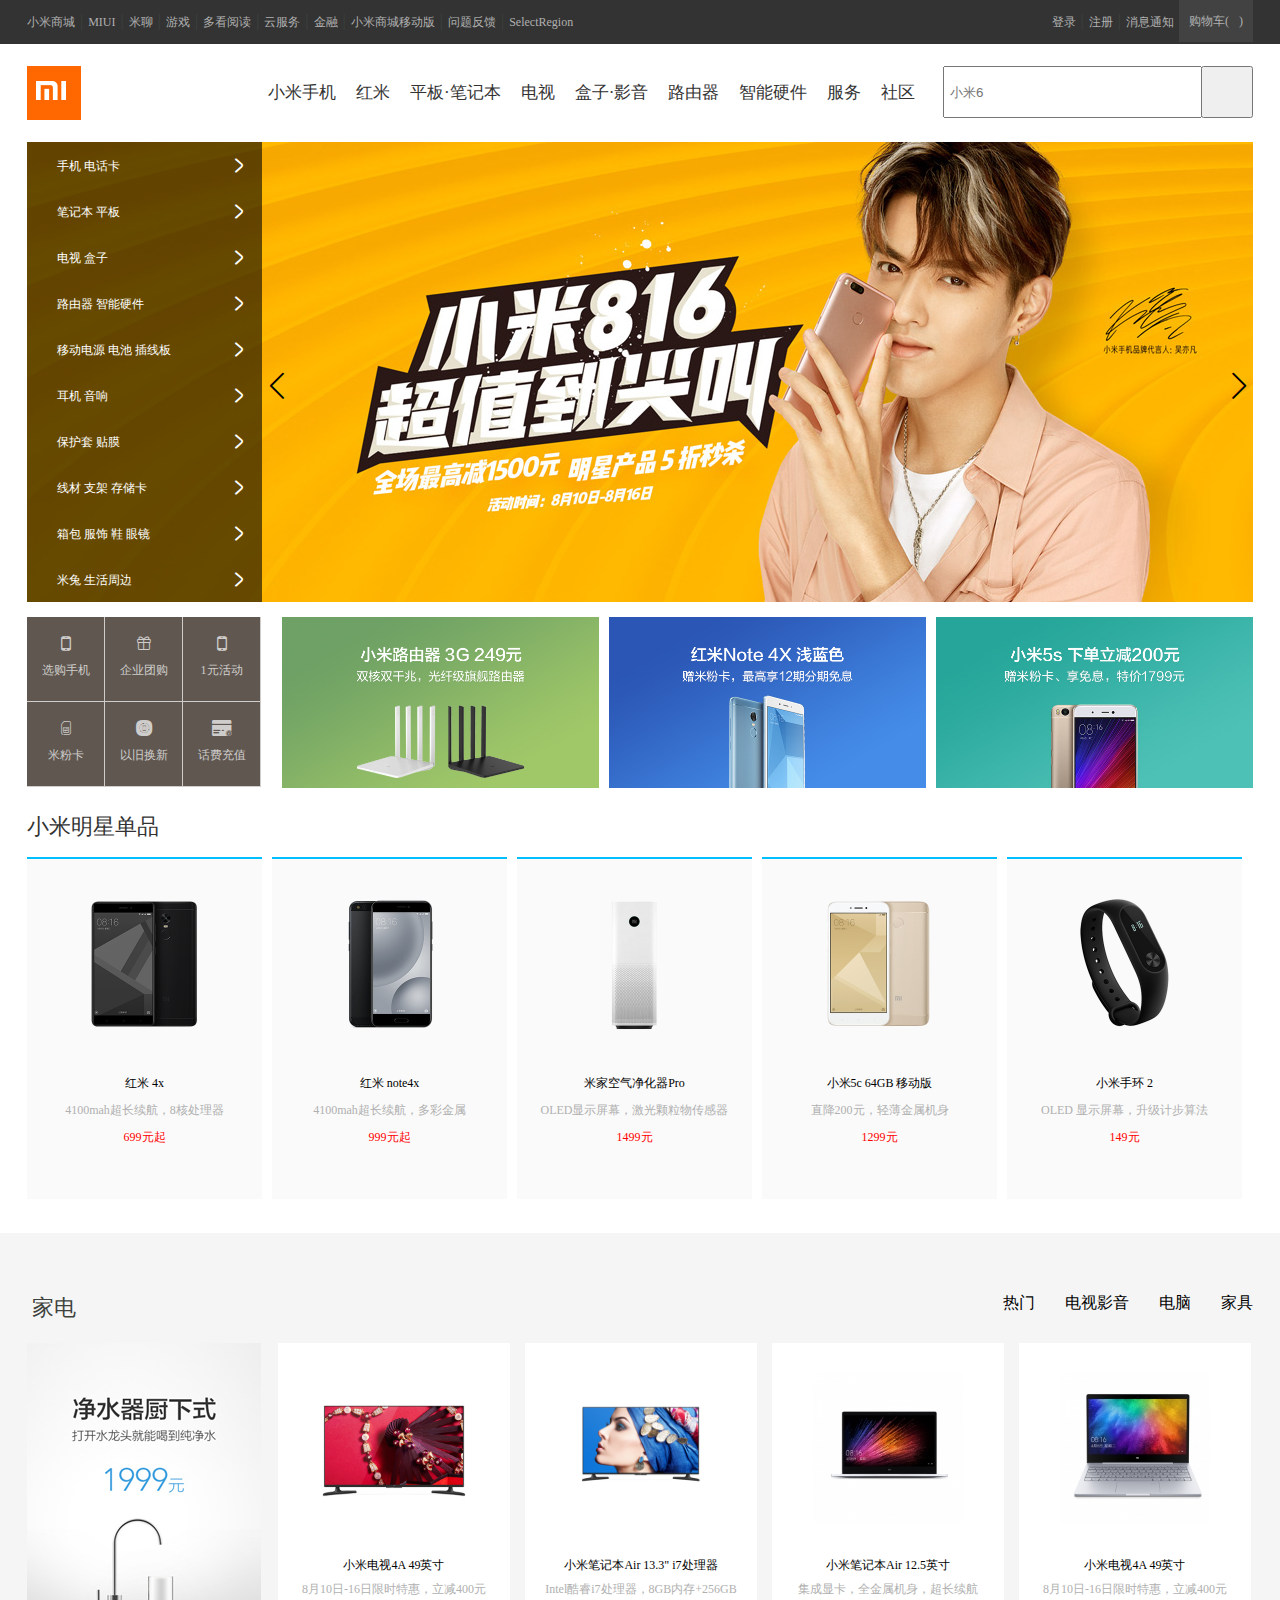
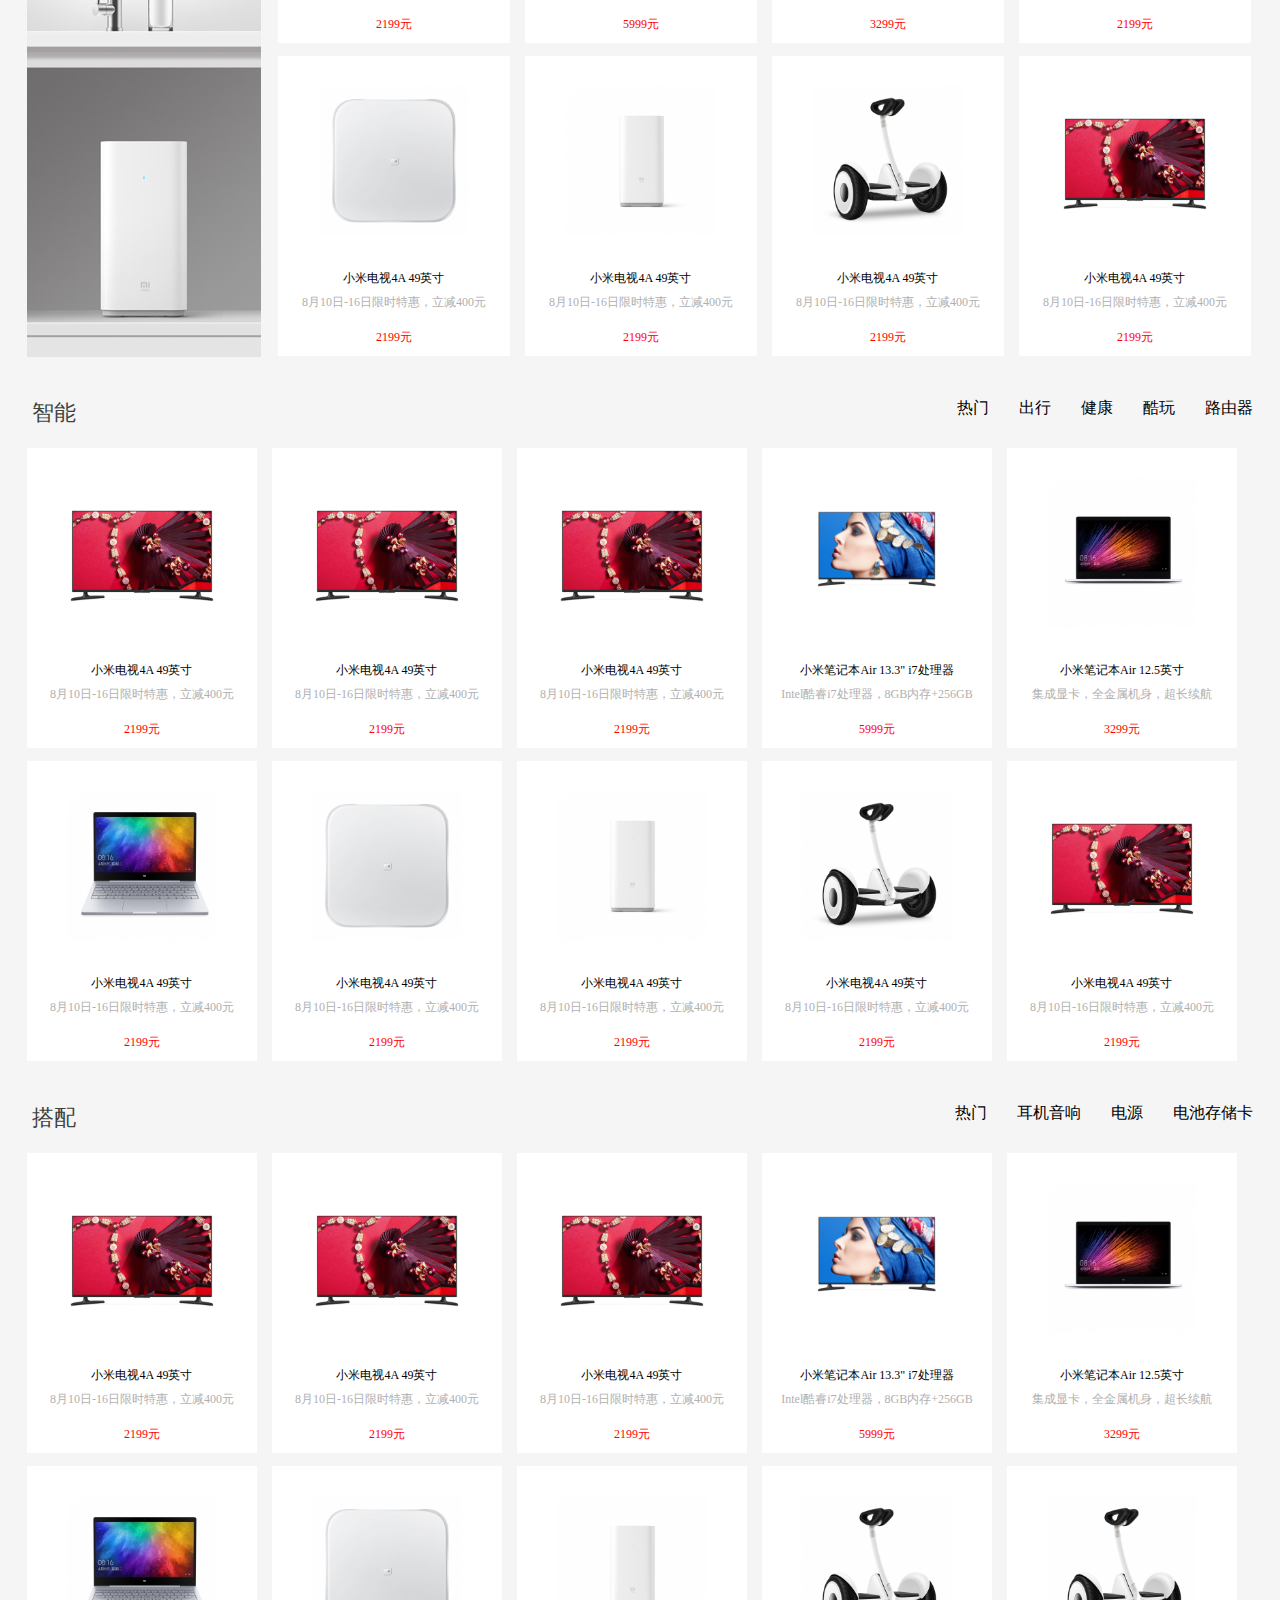
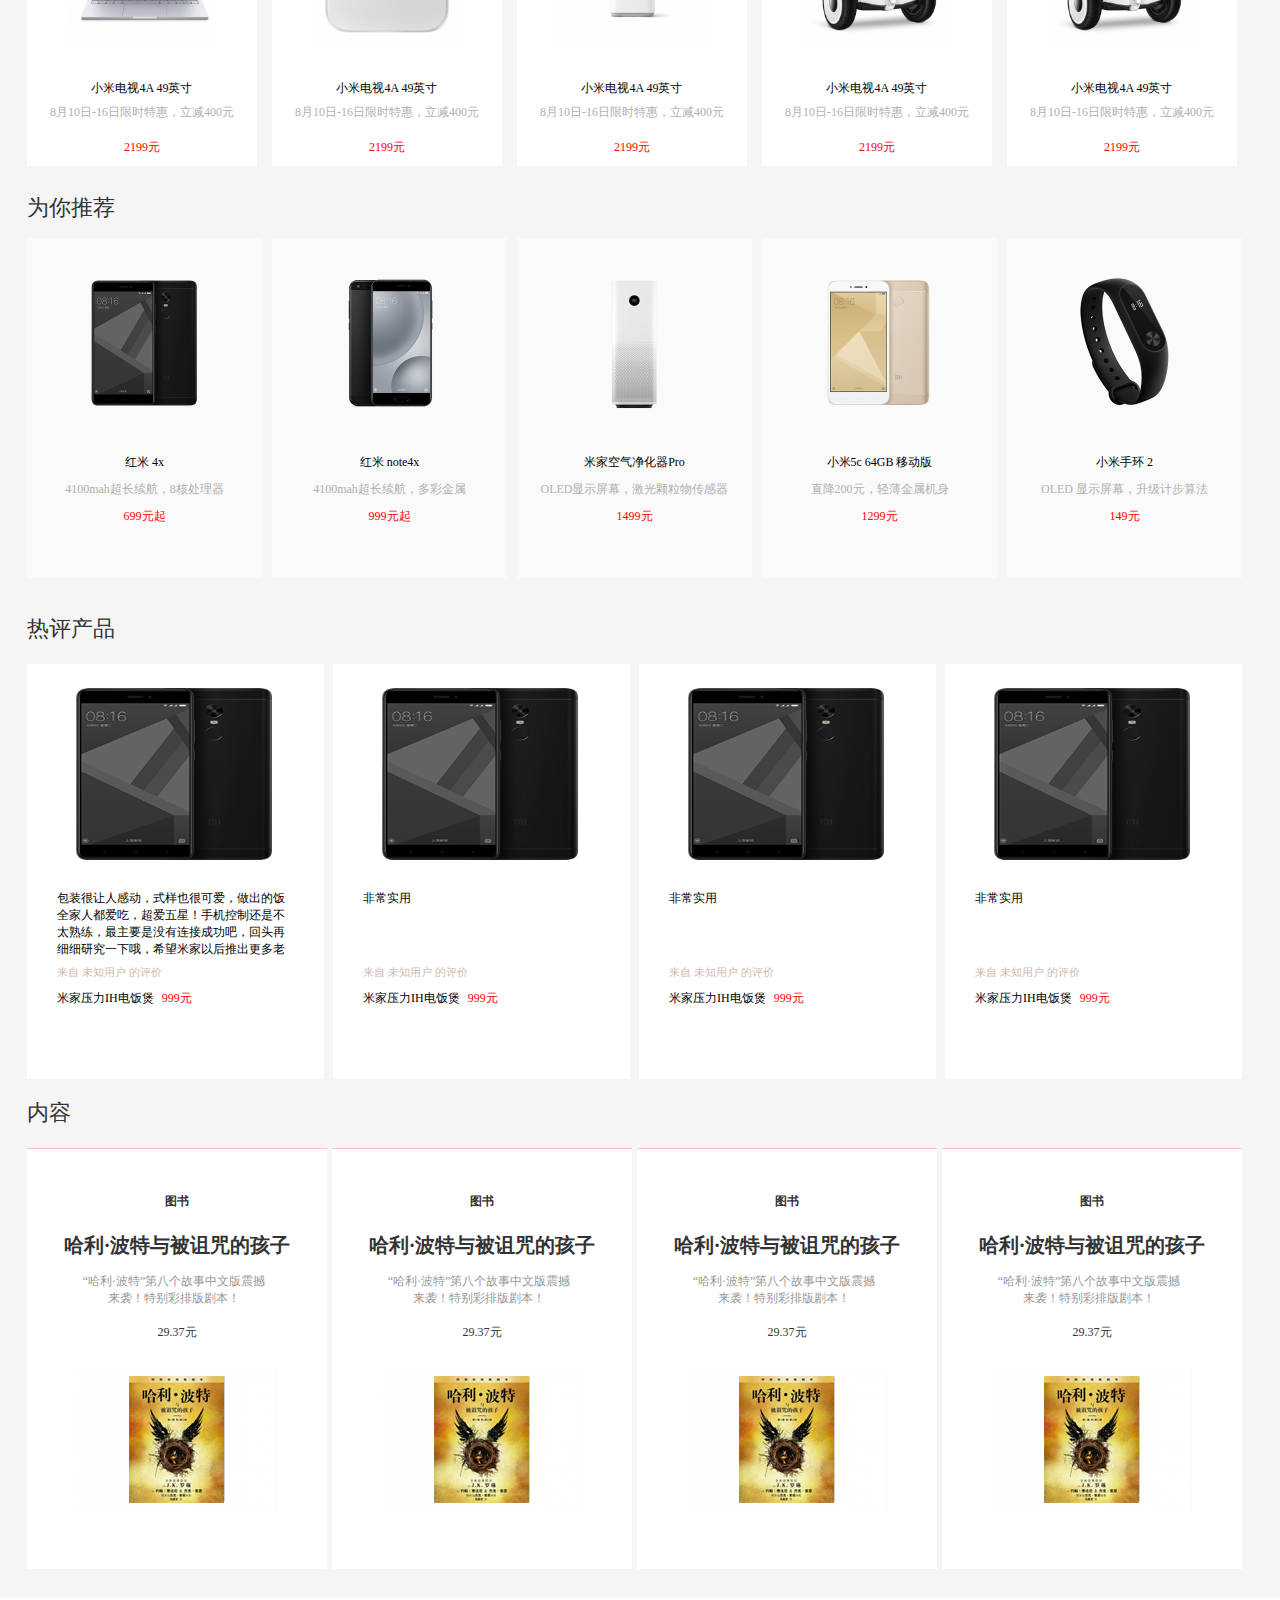
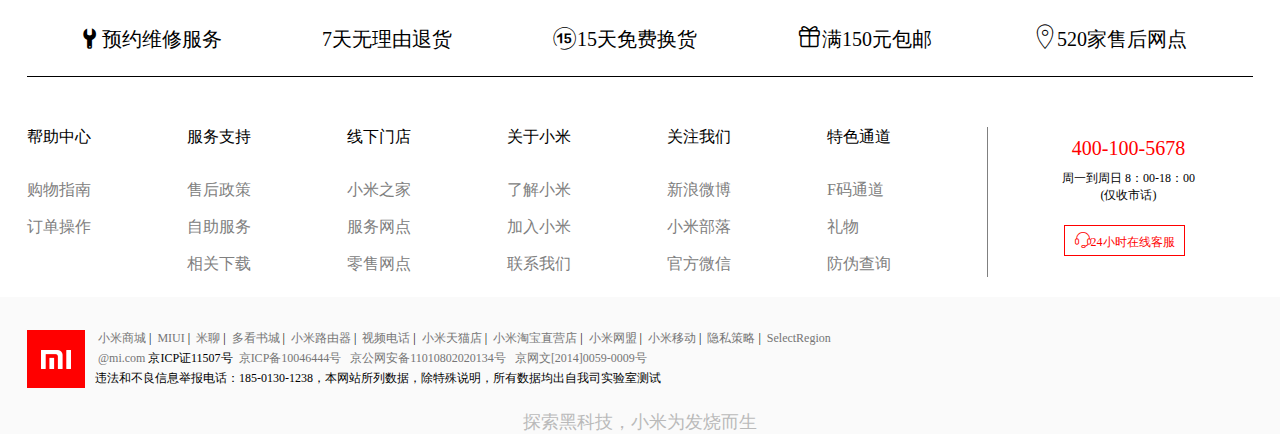
<file: index.html>
<!DOCTYPE html>
<html>

	<head>
		<meta charset="UTF-8">
		<title>小米商城 - 小米6、红米Note 5A、小米5X、小米笔记本官方网站</title>
		<link rel="stylesheet" type="text/css" href="index.css" />
		<link rel="stylesheet" type="text/css" href="com.css" />
		<link rel="stylesheet" type="text/css" href="font/iconfont.css" />
		<link rel="icon"  href="img/favicon.ico"/>
	</head>

	<body>
		<!--头部导航栏-->
		<div class="header">
			<div class="banner">
				<div class="header_left">
					<ul>
						<li>
							<a href="index.html">小米商城</a><span>|</span> </li>
						<li>
							<a href="#">MIUI</a><span>|</span></li>
						<li>
							<a href="#">米聊</a><span>|</span></li>
						<li>
							<a href="#">游戏</a><span>|</span></li>
						<li>
							<a href="#">多看阅读</a><span>|</span></li>
						<li>
							<a href="#">云服务</a><span>|</span></li>
						<li>
							<a href="#">金融</a><span>|</span></li>
						<li>
							<a href="#">小米商城移动版</a><span>|</span></li>
						<li>
							<a href="#">问题反馈</a><span>|</span></li>
						<li>
							<a href="#">SelectRegion</a>
						</li>
					</ul>
				</div>
				<div class="header_right">
					<ul>
						<li>
							<a href="#">登录</a><span>|</span></li>
						<li>
							<a href="#">注册</a><span>|</span></li>
						<li>
							<a href="#">消息通知</a>
						</li>
						<li>
							<a href="#" class="shoppingcar">购物车(<span></span>)</a>
						</li>
					</ul>
				</div>
			</div>
		</div>

		<div class="banner">
			<div class="bannertop clearfix">

				<div class="banner_left">
					<a href="index.html">商城首页</a>
				</div>
				<div class="banner_middle">
					<ul>
						<li>
							<a href="#">小米手机</a>
						</li>
						<li>
							<a href="#">红米</a>
						</li>
						<li>
							<a href="#">平板·笔记本</a>
						</li>
						<li>
							<a href="#">电视</a>
						</li>
						<li>
							<a href="#">盒子·影音</a>
						</li>
						<li>
							<a href="#">路由器</a>
						</li>
						<li>
							<a href="#">智能硬件</a>
						</li>
						<li>
							<a href="#">服务</a>
						</li>
						<li>
							<a href="#">社区</a>
						</li>
					</ul>
				</div>
				<div class="banner_right">
					<input type="text" placeholder="小米6"/>
					<input type="button" />
				</div>
			</div>

			<div class="continer">
				<div id="">
					<a href=""><img src="img/xmad_15024319476339_lrxMs.jpg" /></a>
				</div>
				<div class="continer_left">
					<ul>
						<li>
							<a href="#">手机 电话卡<i class="iconfont icon-jiantouyou"></i></a>
						</li>
						<li>
							<a href="#">笔记本 平板<i class="iconfont icon-jiantouyou"></i></a>
						</li>
						<li>
							<a href="#">电视 盒子<i class="iconfont icon-jiantouyou"></i></a>
						</li>
						<li>
							<a href="#">路由器 智能硬件<i class="iconfont icon-jiantouyou"></i></a>
						</li>
						<li>
							<a href="#">移动电源 电池 插线板<i class="iconfont icon-jiantouyou"></i></a>
						</li>
						<li>
							<a href="#">耳机 音响<i class="iconfont icon-jiantouyou"></i></a>
						</li>
						<li>
							<a href="#">保护套 贴膜<i class="iconfont icon-jiantouyou"></i></a>
						</li>
						<li>
							<a href="#">线材 支架 存储卡<i class="iconfont icon-jiantouyou"></i></a>
						</li>
						<li>
							<a href="#">箱包 服饰 鞋 眼镜<i class="iconfont icon-jiantouyou"></i></a>
						</li>
						<li>
							<a href="#">米兔 生活周边<i class="iconfont icon-jiantouyou"></i></a>
						</li>
					</ul>
				</div>
				<div class="left-arow">
					<i class="iconfont icon-fanhui"></i>
				</div>
				<div class="right-arow">
					<i class="iconfont icon-gengduo"></i>
				</div>
			</div>
			<div class="banner_tips">
				<div class="left">
					<ul>
						<li>
							<a href=""><i class="iconfont icon-shouji"></i>选购手机</a>
							</i>
						</li>
						<li>
							<a href=""><i class="iconfont icon-gift"></i>企业团购</a>
						</li>
						<li>
							<a href=""><i class="iconfont icon-shouji"></i>1元活动</a>
						</li>
						<li>
							<a href=""><i class="iconfont icon-shoujiqia"></i>米粉卡</a>
						</li>
						<li>
							<a href=""><i class="iconfont icon-yijiuhuanxin"></i>以旧换新</a>
						</li>
						<li>
							<a href=""><i class="iconfont icon-chongzhi"></i>话费充值</a>
						</li>
					</ul>
				</div>

				<div class="right">
					<ul>
						<li>
							<a href="#"><img src="img/xmad_15015006045059_PEafU.jpg" /></a>
						</li>
						<li>
							<a href="#"><img src="img/xmad_15023608020152_xJirg.jpg" /></a>
						</li>
						<li>
							<a href="#"><img src="img/xmad_15027090424843_nteTN.jpg" /></a>
						</li>
					</ul>
				</div>

			</div>
			<!--明星单品部分开始-->
			<div class="star-product">
				<sapn class="main-title">小米明星单品</span>
					<div class="product-list">
						<ul>
							<li>
								<a href="#">
									<img src="img/xmad_1489401341687_vUojl.png" alt="" />
									<p class=list_title>红米 4x</p>
									<p class="describe">4100mah超长续航，8核处理器</p>
									<p class="price">699元起</p>
								</a>
							</li>
							<li>
								<a href="#"><img src="img/xmad_14930230036147_vfLxm.png" alt="" />
									<p class=list_title>红米 note4x</p>
									<p class="describe">4100mah超长续航，多彩金属</p>
									<p class="price">999元起</p>
								</a>
							</li>
							<li>
								<a href="#"><img src="img/xmad_14972549116226_tZpod.png" alt="" />
									<p class=list_title>米家空气净化器Pro</p>
									<p class="describe">OLED显示屏幕，激光颗粒物传感器</p>
									<p class="price">1499元</p>
								</a>
							</li>
							<li>
								<a href="#"><img src="img/xmad_14966625747867_qcTyh.png" alt="" />
									<p class=list_title>小米5c 64GB 移动版</p>
									<p class="describe">直降200元，轻薄金属机身</p>
									<p class="price">1299元</p>
								</a>
							</li>
							<li>
								<a href="#"><img src="img/6ef55907-bbed-49be-a2bb-be0821b5f7b8.png" alt="" />
									<p class=list_title>小米手环 2</p>
									<p class="describe">OLED 显示屏幕，升级计步算法</p>
									<p class="price">149元</p>
								</a>
							</li>
						</ul>
					</div>
			</div>

		</div>
		<!--家电部分开始-->
		<div class="afterpart">
			<div class="banner">

				<div class="hometv">
					<div class="maintitle">
						<div class="hometv_left">
							<span class="main-title">家电</span>
						</div>
						<div class="hometv_right">
							<ul>
								<li>热门</li>
								<li>电视影音</li>
								<li>电脑</li>
								<li>家具</li>
							</ul>
						</div>
					</div>
					<div class="hometv_continer">

						<div class="hometv_continer_left">
							<ul>
								<li>
									<a href="#"><img src="img/xmad_14950222431232_Twnyl.jpg" /></a>
								</li>
							</ul>
						</div>
						<div class="hometv_continer_right">
							<ul>
								<li>
									<a href="#"><img src="img/电视49!220x220.png" />
										<p class=list_title>小米电视4A 49英寸</p>
										<p class="describe">8月10日-16日限时特惠，立减400元</p>
										<p class="price">2199元</p>
									</a>
								</li>
								<li>
									<a href="#"><img src="img/电视55.png" />
										<p class=list_title> 小米笔记本Air 13.3" i7处理器</p>
										<p class="describe">Intel酷睿i7处理器，8GB内存+256GB</p>
										<p class="price">5999元</p>
									</a>
								</li>
								<li>
									<a href="#"><img src="img/电脑12 220x220.jpg" />
										<p class=list_title>小米笔记本Air 12.5英寸</p>
										<p class="describe">集成显卡，全金属机身，超长续航</p>
										<p class="price">3299元</p>
									</a>
								</li>
								<li>
									<a href="#"><img src="img/电脑13 220x220.jpg" />
										<p class=list_title>小米电视4A 49英寸</p>
										<p class="describe">8月10日-16日限时特惠，立减400元</p>
										<p class="price">2199元</p>
									</a>
								</li>
								<li>
									<a href="#"><img src="img/T1sWd_B7VT1RXrhCrK!220x220.jpg" />
										<p class=list_title>小米电视4A 49英寸</p>
										<p class="describe">8月10日-16日限时特惠，立减400元</p>
										<p class="price">2199元</p>
									</a>
								</li>
								<li>
									<a href="#"><img src="img/pms_1497801904.81994356!220x220.jpg" />
										<p class=list_title>小米电视4A 49英寸</p>
										<p class="describe">8月10日-16日限时特惠，立减400元</p>
										<p class="price">2199元</p>
									</a>
								</li>
								<li>
									<a href="#"><img src="img/T1PXhgBbdT1RXrhCrK!220x220.jpg" />
										<p class=list_title>小米电视4A 49英寸</p>
										<p class="describe">8月10日-16日限时特惠，立减400元</p>
										<p class="price">2199元</p>
									</a>
								</li>
								<li>
									<a href="#"><img src="img/电视49!220x220.png" />
										<p class=list_title>小米电视4A 49英寸</p>
										<p class="describe">8月10日-16日限时特惠，立减400元</p>
										<p class="price">2199元</p>
									</a>
								</li>
							</ul>
						</div>
					</div>
				</div>

				<!--智能部分开始-->
				<div class="zhineng">
					<div class="maintitle">
						<div class="hometv_left">
							<span class="main-title">智能</span>
						</div>
						<div class="hometv_right">
							<ul>
								<li>热门</li>
								<li>出行</li>
								<li>健康</li>
								<li>酷玩</li>
								<li>路由器</li>
							</ul>
						</div>
					</div>
					<div class="hometv_continer">

						<div class="hometv_continer_right">
							<ul>
								<li>
									<a href="#"><img src="img/电视49!220x220.png" />
										<p class=list_title>小米电视4A 49英寸</p>
										<p class="describe">8月10日-16日限时特惠，立减400元</p>
										<p class="price">2199元</p>
									</a>
								</li>
								<li>
									<a href="#"><img src="img/电视49!220x220.png" />
										<p class=list_title>小米电视4A 49英寸</p>
										<p class="describe">8月10日-16日限时特惠，立减400元</p>
										<p class="price">2199元</p>
									</a>
								</li>
								<li>
									<a href="#"><img src="img/电视49!220x220.png" />
										<p class=list_title>小米电视4A 49英寸</p>
										<p class="describe">8月10日-16日限时特惠，立减400元</p>
										<p class="price">2199元</p>
									</a>
								</li>
								<li>
									<a href="#"><img src="img/电视55.png" />
										<p class=list_title> 小米笔记本Air 13.3" i7处理器</p>
										<p class="describe">Intel酷睿i7处理器，8GB内存+256GB</p>
										<p class="price">5999元</p>
									</a>
								</li>
								<li>
									<a href="#"><img src="img/电脑12 220x220.jpg" />
										<p class=list_title>小米笔记本Air 12.5英寸</p>
										<p class="describe">集成显卡，全金属机身，超长续航</p>
										<p class="price">3299元</p>
									</a>
								</li>
								<li>
									<a href="#"><img src="img/电脑13 220x220.jpg" />
										<p class=list_title>小米电视4A 49英寸</p>
										<p class="describe">8月10日-16日限时特惠，立减400元</p>
										<p class="price">2199元</p>
									</a>
								</li>
								<li>
									<a href="#"><img src="img/T1sWd_B7VT1RXrhCrK!220x220.jpg" />
										<p class=list_title>小米电视4A 49英寸</p>
										<p class="describe">8月10日-16日限时特惠，立减400元</p>
										<p class="price">2199元</p>
									</a>
								</li>
								<li>
									<a href="#"><img src="img/pms_1497801904.81994356!220x220.jpg" />
										<p class=list_title>小米电视4A 49英寸</p>
										<p class="describe">8月10日-16日限时特惠，立减400元</p>
										<p class="price">2199元</p>
									</a>
								</li>
								<li>
									<a href="#"><img src="img/T1PXhgBbdT1RXrhCrK!220x220.jpg" />
										<p class=list_title>小米电视4A 49英寸</p>
										<p class="describe">8月10日-16日限时特惠，立减400元</p>
										<p class="price">2199元</p>
									</a>
								</li>
								<li>
									<a href="#"><img src="img/电视49!220x220.png" />
										<p class=list_title>小米电视4A 49英寸</p>
										<p class="describe">8月10日-16日限时特惠，立减400元</p>
										<p class="price">2199元</p>
									</a>
								</li>
							</ul>
						</div>
					</div>
				</div>

				<!--搭配部分开始-->
				<div class="dapei">
					<div class="maintitle">
						<div class="hometv_left">
							<span class="main-title">搭配</span>
						</div>
						<div class="hometv_right">
							<ul>
								<li>热门</li>
								<li>耳机音响</li>
								<li>电源</li>
								<li>电池存储卡</li>

							</ul>
						</div>
					</div>
					<div class="hometv_continer">
						<div class="hometv_continer_right">
							<ul>
								<li>
									<a href="#"><img src="img/电视49!220x220.png" />
										<p class=list_title>小米电视4A 49英寸</p>
										<p class="describe">8月10日-16日限时特惠，立减400元</p>
										<p class="price">2199元</p>
									</a>
								</li>
								<li>
									<a href="#"><img src="img/电视49!220x220.png" />
										<p class=list_title>小米电视4A 49英寸</p>
										<p class="describe">8月10日-16日限时特惠，立减400元</p>
										<p class="price">2199元</p>
									</a>
								</li>
								<li>
									<a href="#"><img src="img/电视49!220x220.png" />
										<p class=list_title>小米电视4A 49英寸</p>
										<p class="describe">8月10日-16日限时特惠，立减400元</p>
										<p class="price">2199元</p>
									</a>
								</li>
								<li>
									<a href="#"><img src="img/电视55.png" />
										<p class=list_title> 小米笔记本Air 13.3" i7处理器</p>
										<p class="describe">Intel酷睿i7处理器，8GB内存+256GB</p>
										<p class="price">5999元</p>
									</a>
								</li>
								<li>
									<a href="#"><img src="img/电脑12 220x220.jpg" />
										<p class=list_title>小米笔记本Air 12.5英寸</p>
										<p class="describe">集成显卡，全金属机身，超长续航</p>
										<p class="price">3299元</p>
									</a>
								</li>
								<li>
									<a href="#"><img src="img/电脑13 220x220.jpg" />
										<p class=list_title>小米电视4A 49英寸</p>
										<p class="describe">8月10日-16日限时特惠，立减400元</p>
										<p class="price">2199元</p>
									</a>
								</li>
								<li>
									<a href="#"><img src="img/T1sWd_B7VT1RXrhCrK!220x220.jpg" />
										<p class=list_title>小米电视4A 49英寸</p>
										<p class="describe">8月10日-16日限时特惠，立减400元</p>
										<p class="price">2199元</p>
									</a>
								</li>
								<li>
									<a href="#"><img src="img/pms_1497801904.81994356!220x220.jpg" />
										<p class=list_title>小米电视4A 49英寸</p>
										<p class="describe">8月10日-16日限时特惠，立减400元</p>
										<p class="price">2199元</p>
									</a>
								</li>
								<li>
									<a href="#"><img src="img/T1PXhgBbdT1RXrhCrK!220x220.jpg" />
										<p class=list_title>小米电视4A 49英寸</p>
										<p class="describe">8月10日-16日限时特惠，立减400元</p>
										<p class="price">2199元</p>
									</a>
								</li>
								<li>
									<a href="#"><img src="img/T1PXhgBbdT1RXrhCrK!220x220.jpg" />
										<p class=list_title>小米电视4A 49英寸</p>
										<p class="describe">8月10日-16日限时特惠，立减400元</p>
										<p class="price">2199元</p>
									</a>
								</li>
							</ul>
						</div>
					</div>
				</div>

				<!--为你推荐部分开始-->

				<div class="tuijian">
					<div class="star-product">
						<sapn class="main-title">为你推荐</span>
							<div class="product-list">
								<ul>
									<li>
										<a href="#">
											<img src="img/xmad_1489401341687_vUojl.png" alt="" />
											<p class=list_title>红米 4x</p>
											<p class="describe">4100mah超长续航，8核处理器</p>
											<p class="price">699元起</p>
										</a>
									</li>
									<li>
										<a href="#"><img src="img/xmad_14930230036147_vfLxm.png" alt="" />
											<p class=list_title>红米 note4x</p>
											<p class="describe">4100mah超长续航，多彩金属</p>
											<p class="price">999元起</p>
										</a>
									</li>
									<li>
										<a href="#"><img src="img/xmad_14972549116226_tZpod.png" alt="" />
											<p class=list_title>米家空气净化器Pro</p>
											<p class="describe">OLED显示屏幕，激光颗粒物传感器</p>
											<p class="price">1499元</p>
										</a>
									</li>
									<li>
										<a href="#"><img src="img/xmad_14966625747867_qcTyh.png" alt="" />
											<p class=list_title>小米5c 64GB 移动版</p>
											<p class="describe">直降200元，轻薄金属机身</p>
											<p class="price">1299元</p>
										</a>
									</li>
									<li>
										<a href="#"><img src="img/6ef55907-bbed-49be-a2bb-be0821b5f7b8.png" alt="" />
											<p class=list_title>小米手环 2</p>
											<p class="describe">OLED 显示屏幕，升级计步算法</p>
											<p class="price">149元</p>
										</a>
									</li>
								</ul>
							</div>
					</div>

				</div>
				<!--热评产品部分开始-->
				<div class="hottalk">
					<sapn class="main-title">热评产品</span>
						<ul>
							<li>
								<a href="#">
									<img src="img/xmad_1489401341687_vUojl.png" />
									<p class="des">包装很让人感动，式样也很可爱，做出的饭全家人都爱吃，超爱五星！手机控制还是不太熟练，最主要是没有连接成功吧，回头再细细研究一下哦，希望米家以后推出更多老百姓爱戴的产品</p>
									<p class="from">来自 未知用户 的评价</p>
									<p class="title">米家压力IH电饭煲&nbsp;<span>999元</span></p>
								</a>
							</li>
							<li>
								<a href="#"><img src="img/xmad_1489401341687_vUojl.png" />
									<p class="des">非常实用</p>
									<p class="from">来自 未知用户 的评价</p>
									<p class="title">米家压力IH电饭煲&nbsp;<span>999元</span></p>
								</a>
							</li>
							<li>
								<a href="#"><img src="img/xmad_1489401341687_vUojl.png" />
									<p class="des">非常实用</p>
									<p class="from">来自 未知用户 的评价</p>
									<p class="title">米家压力IH电饭煲&nbsp;<span>999元</span></p>
								</a>
							</li>
							<li>
								<a href="#"><img src="img/xmad_1489401341687_vUojl.png" />
									<p class="des">非常实用</p>
									<p class="from">来自 未知用户 的评价</p>
									<p class="title">米家压力IH电饭煲&nbsp;<span>999元</span></p>
								</a>
							</li>
						</ul>
				</div>

				<!--内容部分开始-->
				<div class="neirong">
					<sapn class="main-title">内容</span>
						<ul>
							<li class="xiangqing">
								<h6 class="tit">图书</h6>
								<div class="">
									<ul>
										<li>
											<h5>哈利·波特与被诅咒的孩子</h5>
											<p class="desc">“哈利·波特”第八个故事中文版震撼来袭！特别彩排版剧本！ </p>
											<p class="pric">29.37元</p>
											<a href="#">
												<img src="img/5e5da924-84e3-4959-9e25-5891cdf30757 (1).png" />
											</a>

										</li>

									</ul>
								</div>
							</li>
							<li class="xiangqing">
								<h6 class="tit">图书</h6>
								<div class="">
									<ul>
										<li>
											<h5>哈利·波特与被诅咒的孩子</h5>
											<p class="desc">“哈利·波特”第八个故事中文版震撼来袭！特别彩排版剧本！ </p>
											<p class="pric">29.37元</p>
											<a href="#">
												<img src="img/5e5da924-84e3-4959-9e25-5891cdf30757 (1).png" />
											</a>

										</li>

									</ul>
								</div>
							</li>
							<li class="xiangqing">
								<h6 class="tit">图书</h6>
								<div class="">
									<ul>
										<li>
											<h5>哈利·波特与被诅咒的孩子</h5>
											<p class="desc">“哈利·波特”第八个故事中文版震撼来袭！特别彩排版剧本！ </p>
											<p class="pric">29.37元</p>
											<a href="#">
												<img src="img/5e5da924-84e3-4959-9e25-5891cdf30757 (1).png" />
											</a>

										</li>

									</ul>
								</div>
							</li>
							<li class="xiangqing">
								<h6 class="tit">图书</h6>
								<div class="">
									<ul>
										<li>
											<h5>哈利·波特与被诅咒的孩子</h5>
											<p class="desc">“哈利·波特”第八个故事中文版震撼来袭！特别彩排版剧本！ </p>
											<p class="pric">29.37元</p>
											<a href="#">
												<img src="img/5e5da924-84e3-4959-9e25-5891cdf30757 (1).png" />
											</a>

										</li>

									</ul>
								</div>
							</li>
						</ul>
				</div>

			</div>
			<div class="footer">
				<div class="banner">
					<div class="footer_part1">
						<ul>
							<li>
								<a href="#"><i class="iconfont icon-weixiu"></i>预约维修服务</a>
							</li>
							<li>
								<a href="#"><i class="iconfont icon-qitian"></i>7天无理由退货</a>
							</li>
							<li>
								<a href="#"><i class="iconfont icon-15tian"></i>15天免费换货</a>
							</li>
							<li>
								<a href="#"><i class="iconfont icon-gift"></i>满150元包邮</a>
							</li>
							<li>
								<a href="#"><i class="iconfont icon-icon1460191833045"></i>520家售后网点</a>
							</li>
						</ul>
					</div>
					<div class="footer_part2">
						<div class="left">
							<dl>
								<dt>帮助中心</dt>
								<dd><a href="#">购物指南</a></dd>
								<dd><a href="#">订单操作</a></dd>
							</dl>

							<dl>
								<dt>服务支持</dt>
								<dd><a href="#">售后政策</a></dd>
								<dd><a href="#">自助服务</a></dd>
								<dd><a href="#">相关下载</a></dd>
							</dl>

							<dl>
								<dt>线下门店</dt>
								<dd><a href="#">小米之家</a></dd>
								<dd><a href="#">服务网点</a></dd>
								<dd><a href="#">零售网点</a></dd>
							</dl>

							<dl>
								<dt>关于小米</dt>
								<dd><a href="#">了解小米</a></dd>
								<dd><a href="#">加入小米</a></dd>
								<dd><a href="#">联系我们</a></dd>
							</dl>

							<dl>
								<dt>关注我们</dt>
								<dd><a href="#">新浪微博</a></dd>
								<dd><a href="#">小米部落</a></dd>
								<dd><a href="#">官方微信</a></dd>
							</dl>

							<dl>
								<dt>特色通道</dt>
								<dd><a href="#">F码通道</a></dd>
								<dd><a href="#">礼物</a></dd>
								<dd><a href="#">防伪查询</a></dd>
							</dl>
						</div>

						<div class="right">
							<p class="phone">400-100-5678</p>
							<p class="descri">周一到周日 8：00-18：00</p>
							<p>(仅收市话)</p>
							<a href="#"><i class="iconfont icon-kefu"></i>24小时在线客服</a>
						</div>

					</div>
					
					</div>
					<div class="end_des">
						<div class="banner">
							<div class="footer_part3">
								<div class="left">
									logo
								</div>
								<div class="middle">

									<p>
										<a href="#">小米商城</a>|
										<a href="#">MIUI</a>|
										<a href="#">米聊</a>|
										<a href="#">多看书城</a>|
										<a href="#">小米路由器</a>|
										<a href="#">视频电话</a>|
										<a href="#">小米天猫店</a>|
										<a href="#">小米淘宝直营店</a>|
										<a href="#">小米网盟</a>|
										<a href="#">小米移动</a>|
										<a href="#">隐私策略</a>|
										<a href="#">SelectRegion</a>
									</p>

									<p>
										<a href="#">@mi.com</a>京ICP证11507号
										<a href="#">京ICP备10046444号</a>
										<a href="#">京公网安备11010802020134号</a>
										<a href="#">京网文[2014]0059-0009号 </a>
									</p>
									<p>违法和不良信息举报电话：185-0130-1238，本网站所列数据，除特殊说明，所有数据均出自我司实验室测试</p>

								</div>
							</div>
							<div class="right">
								
							</div>
							<div class="slogan">
								<p>探索黑科技，小米为发烧而生</p>
							</div>
						</div>
				</div>
			</div>
		</div>
	</body>

</html>
</file>
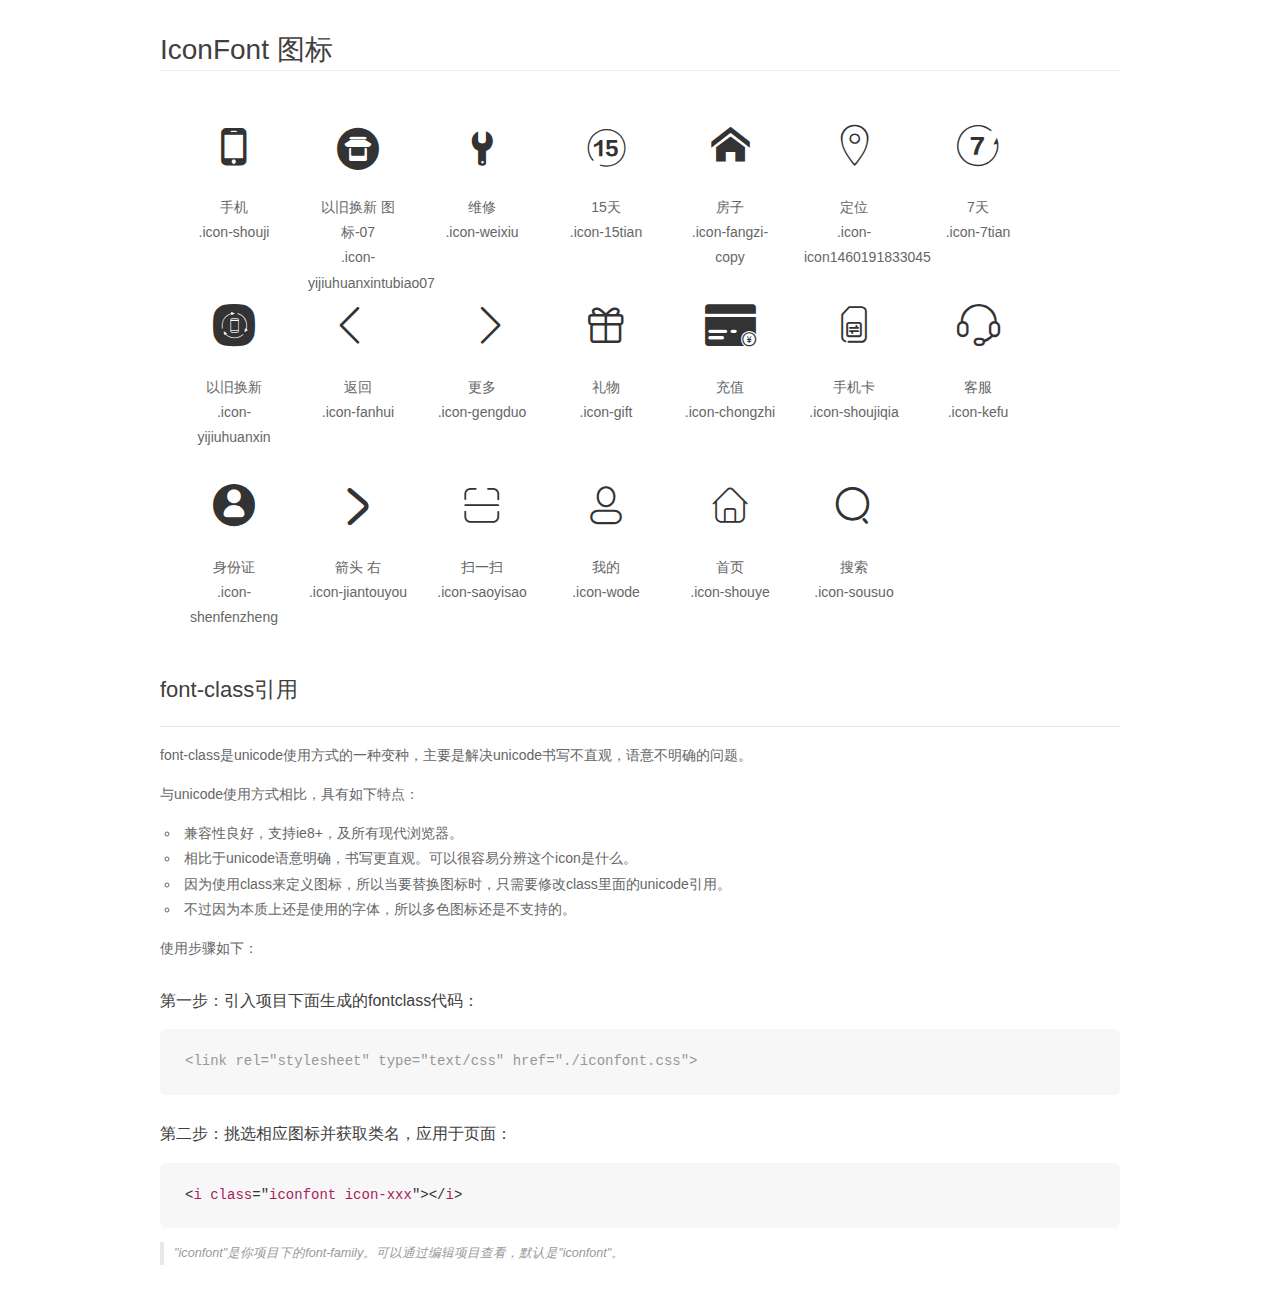
<file: font/demo_fontclass.html>
<!DOCTYPE html>
<html>
<head>
    <meta charset="utf-8"/>
    <title>IconFont</title>
    <link rel="stylesheet" href="demo.css">
    <link rel="stylesheet" href="iconfont.css">
</head>
<body>
    <div class="main markdown">
        <h1>IconFont 图标</h1>
        <ul class="icon_lists clear">
            
                <li>
                <i class="icon iconfont icon-shouji"></i>
                    <div class="name">手机</div>
                    <div class="fontclass">.icon-shouji</div>
                </li>
            
                <li>
                <i class="icon iconfont icon-yijiuhuanxintubiao07"></i>
                    <div class="name">以旧换新 图标-07</div>
                    <div class="fontclass">.icon-yijiuhuanxintubiao07</div>
                </li>
            
                <li>
                <i class="icon iconfont icon-weixiu"></i>
                    <div class="name">维修</div>
                    <div class="fontclass">.icon-weixiu</div>
                </li>
            
                <li>
                <i class="icon iconfont icon-15tian"></i>
                    <div class="name">15天</div>
                    <div class="fontclass">.icon-15tian</div>
                </li>
            
                <li>
                <i class="icon iconfont icon-fangzi-copy"></i>
                    <div class="name">房子</div>
                    <div class="fontclass">.icon-fangzi-copy</div>
                </li>
            
                <li>
                <i class="icon iconfont icon-icon1460191833045"></i>
                    <div class="name">定位</div>
                    <div class="fontclass">.icon-icon1460191833045</div>
                </li>
            
                <li>
                <i class="icon iconfont icon-7tian"></i>
                    <div class="name">7天</div>
                    <div class="fontclass">.icon-7tian</div>
                </li>
            
                <li>
                <i class="icon iconfont icon-yijiuhuanxin"></i>
                    <div class="name">以旧换新</div>
                    <div class="fontclass">.icon-yijiuhuanxin</div>
                </li>
            
                <li>
                <i class="icon iconfont icon-fanhui"></i>
                    <div class="name">返回</div>
                    <div class="fontclass">.icon-fanhui</div>
                </li>
            
                <li>
                <i class="icon iconfont icon-gengduo"></i>
                    <div class="name">更多</div>
                    <div class="fontclass">.icon-gengduo</div>
                </li>
            
                <li>
                <i class="icon iconfont icon-gift"></i>
                    <div class="name">礼物</div>
                    <div class="fontclass">.icon-gift</div>
                </li>
            
                <li>
                <i class="icon iconfont icon-chongzhi"></i>
                    <div class="name">充值</div>
                    <div class="fontclass">.icon-chongzhi</div>
                </li>
            
                <li>
                <i class="icon iconfont icon-shoujiqia"></i>
                    <div class="name">手机卡</div>
                    <div class="fontclass">.icon-shoujiqia</div>
                </li>
            
                <li>
                <i class="icon iconfont icon-kefu"></i>
                    <div class="name">客服</div>
                    <div class="fontclass">.icon-kefu</div>
                </li>
            
                <li>
                <i class="icon iconfont icon-shenfenzheng"></i>
                    <div class="name">身份证</div>
                    <div class="fontclass">.icon-shenfenzheng</div>
                </li>
            
                <li>
                <i class="icon iconfont icon-jiantouyou"></i>
                    <div class="name">箭头 右</div>
                    <div class="fontclass">.icon-jiantouyou</div>
                </li>
            
                <li>
                <i class="icon iconfont icon-saoyisao"></i>
                    <div class="name">扫一扫</div>
                    <div class="fontclass">.icon-saoyisao</div>
                </li>
            
                <li>
                <i class="icon iconfont icon-wode"></i>
                    <div class="name">我的</div>
                    <div class="fontclass">.icon-wode</div>
                </li>
            
                <li>
                <i class="icon iconfont icon-shouye"></i>
                    <div class="name">首页</div>
                    <div class="fontclass">.icon-shouye</div>
                </li>
            
                <li>
                <i class="icon iconfont icon-sousuo"></i>
                    <div class="name">搜索</div>
                    <div class="fontclass">.icon-sousuo</div>
                </li>
            
        </ul>

        <h2 id="font-class-">font-class引用</h2>
        <hr>

        <p>font-class是unicode使用方式的一种变种，主要是解决unicode书写不直观，语意不明确的问题。</p>
        <p>与unicode使用方式相比，具有如下特点：</p>
        <ul>
        <li>兼容性良好，支持ie8+，及所有现代浏览器。</li>
        <li>相比于unicode语意明确，书写更直观。可以很容易分辨这个icon是什么。</li>
        <li>因为使用class来定义图标，所以当要替换图标时，只需要修改class里面的unicode引用。</li>
        <li>不过因为本质上还是使用的字体，所以多色图标还是不支持的。</li>
        </ul>
        <p>使用步骤如下：</p>
        <h3 id="-fontclass-">第一步：引入项目下面生成的fontclass代码：</h3>


        <pre><code class="lang-js hljs javascript"><span class="hljs-comment">&lt;link rel="stylesheet" type="text/css" href="./iconfont.css"&gt;</span></code></pre>
        <h3 id="-">第二步：挑选相应图标并获取类名，应用于页面：</h3>
        <pre><code class="lang-css hljs">&lt;<span class="hljs-selector-tag">i</span> <span class="hljs-selector-tag">class</span>="<span class="hljs-selector-tag">iconfont</span> <span class="hljs-selector-tag">icon-xxx</span>"&gt;&lt;/<span class="hljs-selector-tag">i</span>&gt;</code></pre>
        <blockquote>
        <p>"iconfont"是你项目下的font-family。可以通过编辑项目查看，默认是"iconfont"。</p>
        </blockquote>
    </div>
</body>
</html>
</file>
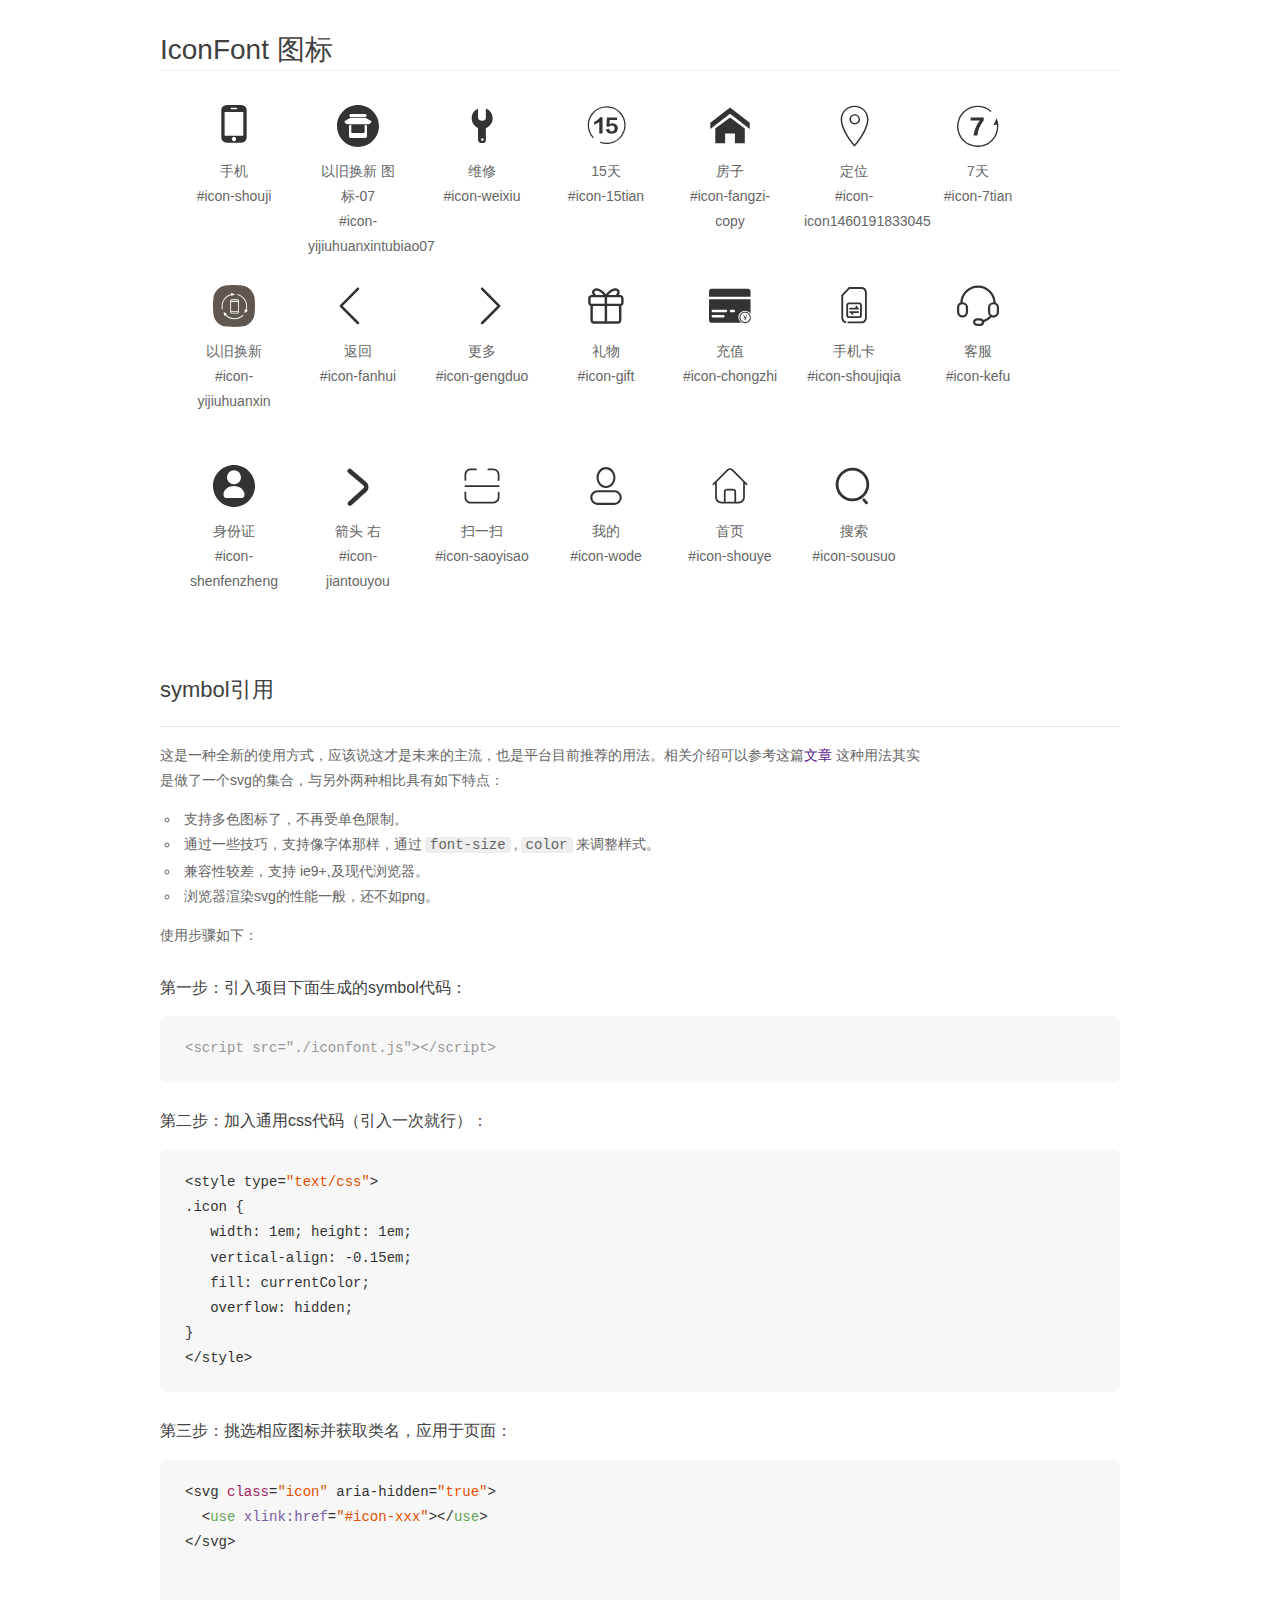
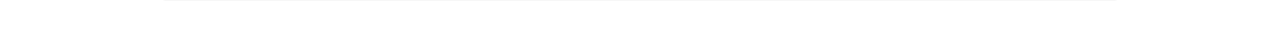
<file: font/demo_symbol.html>
<!DOCTYPE html>
<html>
<head>
    <meta charset="utf-8"/>
    <title>IconFont</title>
    <link rel="stylesheet" href="demo.css">
    <script src="iconfont.js"></script>

    <style type="text/css">
        .icon {
          /* 通过设置 font-size 来改变图标大小 */
          width: 1em; height: 1em;
          /* 图标和文字相邻时，垂直对齐 */
          vertical-align: -0.15em;
          /* 通过设置 color 来改变 SVG 的颜色/fill */
          fill: currentColor;
          /* path 和 stroke 溢出 viewBox 部分在 IE 下会显示
             normalize.css 中也包含这行 */
          overflow: hidden;
        }

    </style>
</head>
<body>
    <div class="main markdown">
        <h1>IconFont 图标</h1>
        <ul class="icon_lists clear">
            
                <li>
                    <svg class="icon" aria-hidden="true">
                        <use xlink:href="#icon-shouji"></use>
                    </svg>
                    <div class="name">手机</div>
                    <div class="fontclass">#icon-shouji</div>
                </li>
            
                <li>
                    <svg class="icon" aria-hidden="true">
                        <use xlink:href="#icon-yijiuhuanxintubiao07"></use>
                    </svg>
                    <div class="name">以旧换新 图标-07</div>
                    <div class="fontclass">#icon-yijiuhuanxintubiao07</div>
                </li>
            
                <li>
                    <svg class="icon" aria-hidden="true">
                        <use xlink:href="#icon-weixiu"></use>
                    </svg>
                    <div class="name">维修</div>
                    <div class="fontclass">#icon-weixiu</div>
                </li>
            
                <li>
                    <svg class="icon" aria-hidden="true">
                        <use xlink:href="#icon-15tian"></use>
                    </svg>
                    <div class="name">15天</div>
                    <div class="fontclass">#icon-15tian</div>
                </li>
            
                <li>
                    <svg class="icon" aria-hidden="true">
                        <use xlink:href="#icon-fangzi-copy"></use>
                    </svg>
                    <div class="name">房子</div>
                    <div class="fontclass">#icon-fangzi-copy</div>
                </li>
            
                <li>
                    <svg class="icon" aria-hidden="true">
                        <use xlink:href="#icon-icon1460191833045"></use>
                    </svg>
                    <div class="name">定位</div>
                    <div class="fontclass">#icon-icon1460191833045</div>
                </li>
            
                <li>
                    <svg class="icon" aria-hidden="true">
                        <use xlink:href="#icon-7tian"></use>
                    </svg>
                    <div class="name">7天</div>
                    <div class="fontclass">#icon-7tian</div>
                </li>
            
                <li>
                    <svg class="icon" aria-hidden="true">
                        <use xlink:href="#icon-yijiuhuanxin"></use>
                    </svg>
                    <div class="name">以旧换新</div>
                    <div class="fontclass">#icon-yijiuhuanxin</div>
                </li>
            
                <li>
                    <svg class="icon" aria-hidden="true">
                        <use xlink:href="#icon-fanhui"></use>
                    </svg>
                    <div class="name">返回</div>
                    <div class="fontclass">#icon-fanhui</div>
                </li>
            
                <li>
                    <svg class="icon" aria-hidden="true">
                        <use xlink:href="#icon-gengduo"></use>
                    </svg>
                    <div class="name">更多</div>
                    <div class="fontclass">#icon-gengduo</div>
                </li>
            
                <li>
                    <svg class="icon" aria-hidden="true">
                        <use xlink:href="#icon-gift"></use>
                    </svg>
                    <div class="name">礼物</div>
                    <div class="fontclass">#icon-gift</div>
                </li>
            
                <li>
                    <svg class="icon" aria-hidden="true">
                        <use xlink:href="#icon-chongzhi"></use>
                    </svg>
                    <div class="name">充值</div>
                    <div class="fontclass">#icon-chongzhi</div>
                </li>
            
                <li>
                    <svg class="icon" aria-hidden="true">
                        <use xlink:href="#icon-shoujiqia"></use>
                    </svg>
                    <div class="name">手机卡</div>
                    <div class="fontclass">#icon-shoujiqia</div>
                </li>
            
                <li>
                    <svg class="icon" aria-hidden="true">
                        <use xlink:href="#icon-kefu"></use>
                    </svg>
                    <div class="name">客服</div>
                    <div class="fontclass">#icon-kefu</div>
                </li>
            
                <li>
                    <svg class="icon" aria-hidden="true">
                        <use xlink:href="#icon-shenfenzheng"></use>
                    </svg>
                    <div class="name">身份证</div>
                    <div class="fontclass">#icon-shenfenzheng</div>
                </li>
            
                <li>
                    <svg class="icon" aria-hidden="true">
                        <use xlink:href="#icon-jiantouyou"></use>
                    </svg>
                    <div class="name">箭头 右</div>
                    <div class="fontclass">#icon-jiantouyou</div>
                </li>
            
                <li>
                    <svg class="icon" aria-hidden="true">
                        <use xlink:href="#icon-saoyisao"></use>
                    </svg>
                    <div class="name">扫一扫</div>
                    <div class="fontclass">#icon-saoyisao</div>
                </li>
            
                <li>
                    <svg class="icon" aria-hidden="true">
                        <use xlink:href="#icon-wode"></use>
                    </svg>
                    <div class="name">我的</div>
                    <div class="fontclass">#icon-wode</div>
                </li>
            
                <li>
                    <svg class="icon" aria-hidden="true">
                        <use xlink:href="#icon-shouye"></use>
                    </svg>
                    <div class="name">首页</div>
                    <div class="fontclass">#icon-shouye</div>
                </li>
            
                <li>
                    <svg class="icon" aria-hidden="true">
                        <use xlink:href="#icon-sousuo"></use>
                    </svg>
                    <div class="name">搜索</div>
                    <div class="fontclass">#icon-sousuo</div>
                </li>
            
        </ul>


        <h2 id="symbol-">symbol引用</h2>
        <hr>

        <p>这是一种全新的使用方式，应该说这才是未来的主流，也是平台目前推荐的用法。相关介绍可以参考这篇<a href="">文章</a>
        这种用法其实是做了一个svg的集合，与另外两种相比具有如下特点：</p>
        <ul>
          <li>支持多色图标了，不再受单色限制。</li>
          <li>通过一些技巧，支持像字体那样，通过<code>font-size</code>,<code>color</code>来调整样式。</li>
          <li>兼容性较差，支持 ie9+,及现代浏览器。</li>
          <li>浏览器渲染svg的性能一般，还不如png。</li>
        </ul>
        <p>使用步骤如下：</p>
        <h3 id="-symbol-">第一步：引入项目下面生成的symbol代码：</h3>
        <pre><code class="lang-js hljs javascript"><span class="hljs-comment">&lt;script src="./iconfont.js"&gt;&lt;/script&gt;</span></code></pre>
        <h3 id="-css-">第二步：加入通用css代码（引入一次就行）：</h3>
        <pre><code class="lang-js hljs javascript">&lt;style type=<span class="hljs-string">"text/css"</span>&gt;
.icon {
   width: <span class="hljs-number">1</span>em; height: <span class="hljs-number">1</span>em;
   vertical-align: <span class="hljs-number">-0.15</span>em;
   fill: currentColor;
   overflow: hidden;
}
&lt;<span class="hljs-regexp">/style&gt;</span></code></pre>
        <h3 id="-">第三步：挑选相应图标并获取类名，应用于页面：</h3>
        <pre><code class="lang-js hljs javascript">&lt;svg <span class="hljs-class"><span class="hljs-keyword">class</span></span>=<span class="hljs-string">"icon"</span> aria-hidden=<span class="hljs-string">"true"</span>&gt;<span class="xml"><span class="hljs-tag">
  &lt;<span class="hljs-name">use</span> <span class="hljs-attr">xlink:href</span>=<span class="hljs-string">"#icon-xxx"</span>&gt;</span><span class="hljs-tag">&lt;/<span class="hljs-name">use</span>&gt;</span>
</span>&lt;<span class="hljs-regexp">/svg&gt;
        </span></code></pre>
    </div>
</body>
</html>
</file>
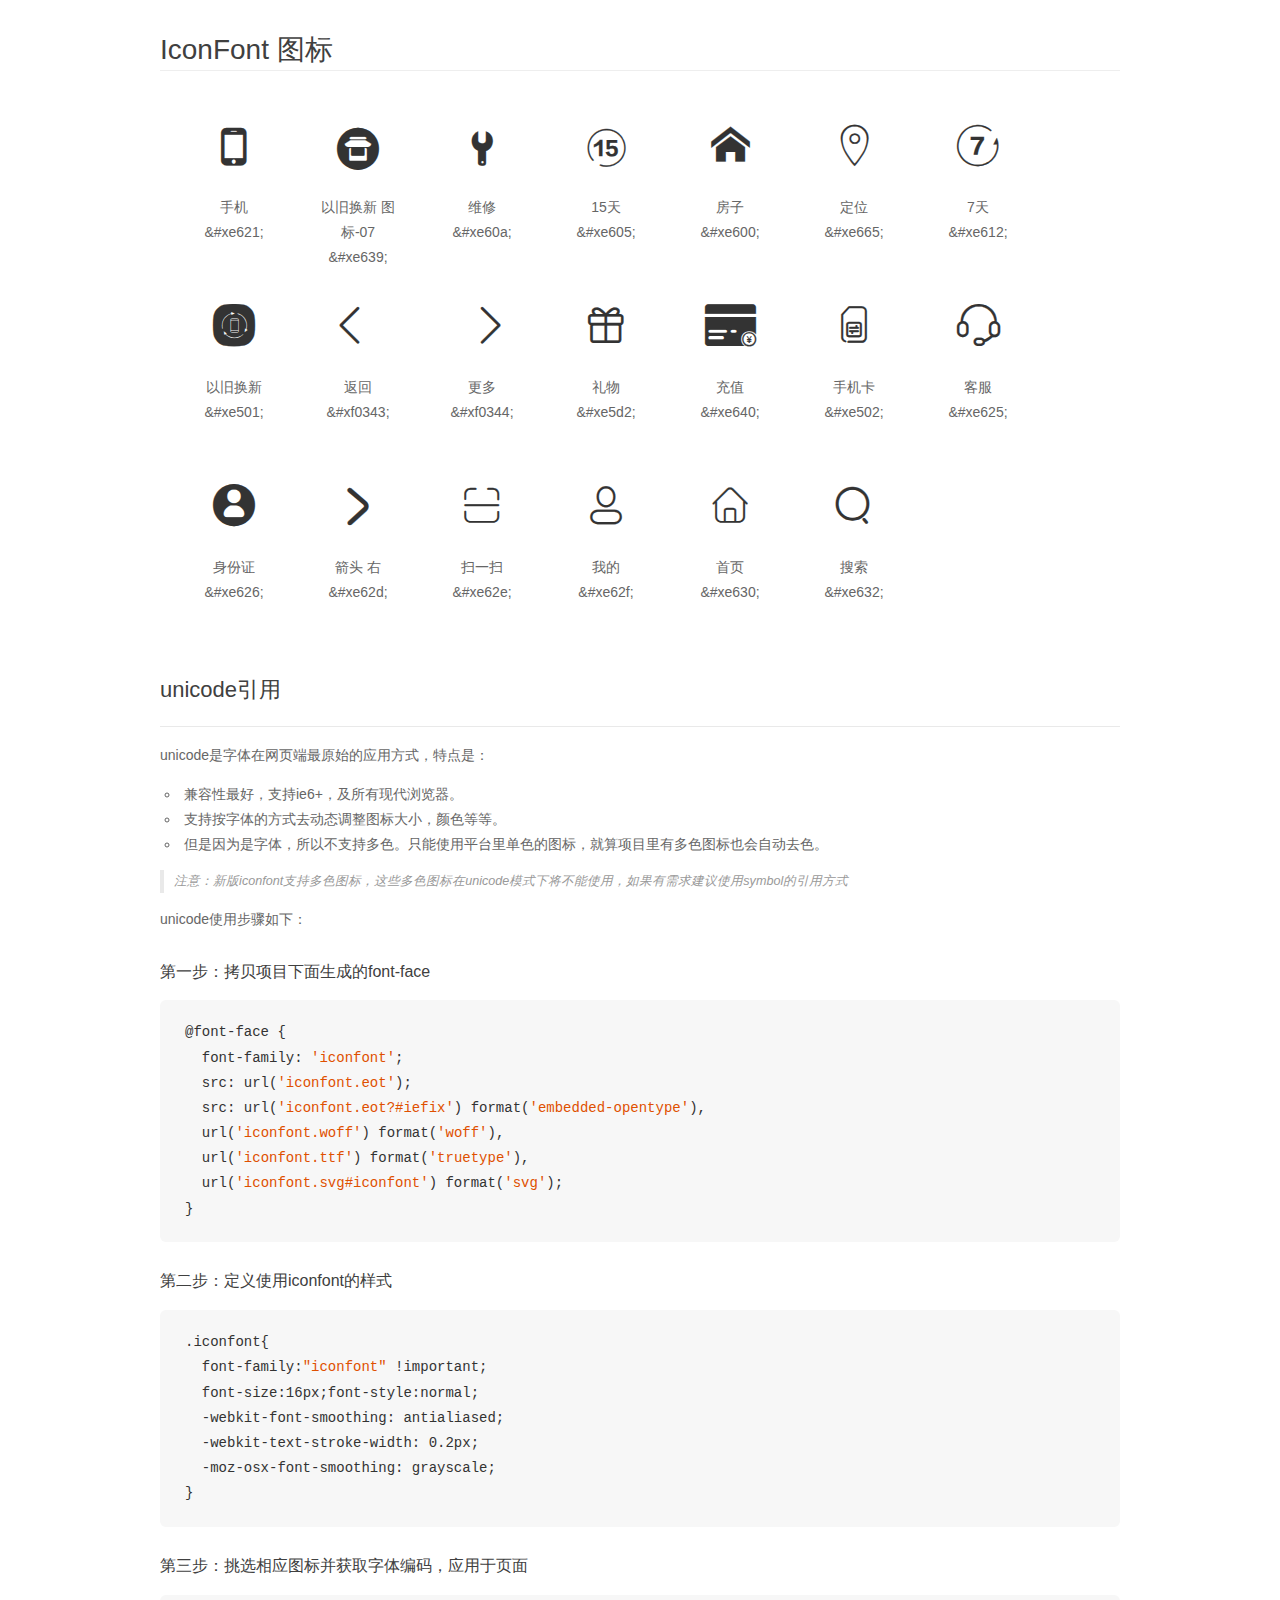
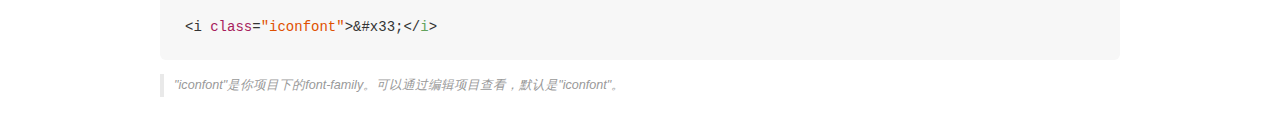
<file: font/demo_unicode.html>
<!DOCTYPE html>
<html>
<head>
    <meta charset="utf-8"/>
    <title>IconFont</title>
    <link rel="stylesheet" href="demo.css">

    <style type="text/css">

        @font-face {font-family: "iconfont";
          src: url('iconfont.eot'); /* IE9*/
          src: url('iconfont.eot#iefix') format('embedded-opentype'), /* IE6-IE8 */
          url('iconfont.woff') format('woff'), /* chrome, firefox */
          url('iconfont.ttf') format('truetype'), /* chrome, firefox, opera, Safari, Android, iOS 4.2+*/
          url('iconfont.svg#iconfont') format('svg'); /* iOS 4.1- */
        }

        .iconfont {
          font-family:"iconfont" !important;
          font-size:16px;
          font-style:normal;
          -webkit-font-smoothing: antialiased;
          -webkit-text-stroke-width: 0.2px;
          -moz-osx-font-smoothing: grayscale;
        }

    </style>
</head>
<body>
    <div class="main markdown">
        <h1>IconFont 图标</h1>
        <ul class="icon_lists clear">
            
                <li>
                <i class="icon iconfont">&#xe621;</i>
                    <div class="name">手机</div>
                    <div class="code">&amp;#xe621;</div>
                </li>
            
                <li>
                <i class="icon iconfont">&#xe639;</i>
                    <div class="name">以旧换新 图标-07</div>
                    <div class="code">&amp;#xe639;</div>
                </li>
            
                <li>
                <i class="icon iconfont">&#xe60a;</i>
                    <div class="name">维修</div>
                    <div class="code">&amp;#xe60a;</div>
                </li>
            
                <li>
                <i class="icon iconfont">&#xe605;</i>
                    <div class="name">15天</div>
                    <div class="code">&amp;#xe605;</div>
                </li>
            
                <li>
                <i class="icon iconfont">&#xe600;</i>
                    <div class="name">房子</div>
                    <div class="code">&amp;#xe600;</div>
                </li>
            
                <li>
                <i class="icon iconfont">&#xe665;</i>
                    <div class="name">定位</div>
                    <div class="code">&amp;#xe665;</div>
                </li>
            
                <li>
                <i class="icon iconfont">&#xe612;</i>
                    <div class="name">7天</div>
                    <div class="code">&amp;#xe612;</div>
                </li>
            
                <li>
                <i class="icon iconfont">&#xe501;</i>
                    <div class="name">以旧换新</div>
                    <div class="code">&amp;#xe501;</div>
                </li>
            
                <li>
                <i class="icon iconfont">&#xf0343;</i>
                    <div class="name">返回</div>
                    <div class="code">&amp;#xf0343;</div>
                </li>
            
                <li>
                <i class="icon iconfont">&#xf0344;</i>
                    <div class="name">更多</div>
                    <div class="code">&amp;#xf0344;</div>
                </li>
            
                <li>
                <i class="icon iconfont">&#xe5d2;</i>
                    <div class="name">礼物</div>
                    <div class="code">&amp;#xe5d2;</div>
                </li>
            
                <li>
                <i class="icon iconfont">&#xe640;</i>
                    <div class="name">充值</div>
                    <div class="code">&amp;#xe640;</div>
                </li>
            
                <li>
                <i class="icon iconfont">&#xe502;</i>
                    <div class="name">手机卡</div>
                    <div class="code">&amp;#xe502;</div>
                </li>
            
                <li>
                <i class="icon iconfont">&#xe625;</i>
                    <div class="name">客服</div>
                    <div class="code">&amp;#xe625;</div>
                </li>
            
                <li>
                <i class="icon iconfont">&#xe626;</i>
                    <div class="name">身份证</div>
                    <div class="code">&amp;#xe626;</div>
                </li>
            
                <li>
                <i class="icon iconfont">&#xe62d;</i>
                    <div class="name">箭头 右</div>
                    <div class="code">&amp;#xe62d;</div>
                </li>
            
                <li>
                <i class="icon iconfont">&#xe62e;</i>
                    <div class="name">扫一扫</div>
                    <div class="code">&amp;#xe62e;</div>
                </li>
            
                <li>
                <i class="icon iconfont">&#xe62f;</i>
                    <div class="name">我的</div>
                    <div class="code">&amp;#xe62f;</div>
                </li>
            
                <li>
                <i class="icon iconfont">&#xe630;</i>
                    <div class="name">首页</div>
                    <div class="code">&amp;#xe630;</div>
                </li>
            
                <li>
                <i class="icon iconfont">&#xe632;</i>
                    <div class="name">搜索</div>
                    <div class="code">&amp;#xe632;</div>
                </li>
            
        </ul>
        <h2 id="unicode-">unicode引用</h2>
        <hr>

        <p>unicode是字体在网页端最原始的应用方式，特点是：</p>
        <ul>
        <li>兼容性最好，支持ie6+，及所有现代浏览器。</li>
        <li>支持按字体的方式去动态调整图标大小，颜色等等。</li>
        <li>但是因为是字体，所以不支持多色。只能使用平台里单色的图标，就算项目里有多色图标也会自动去色。</li>
        </ul>
        <blockquote>
        <p>注意：新版iconfont支持多色图标，这些多色图标在unicode模式下将不能使用，如果有需求建议使用symbol的引用方式</p>
        </blockquote>
        <p>unicode使用步骤如下：</p>
        <h3 id="-font-face">第一步：拷贝项目下面生成的font-face</h3>
        <pre><code class="lang-js hljs javascript">@font-face {
  font-family: <span class="hljs-string">'iconfont'</span>;
  src: url(<span class="hljs-string">'iconfont.eot'</span>);
  src: url(<span class="hljs-string">'iconfont.eot?#iefix'</span>) format(<span class="hljs-string">'embedded-opentype'</span>),
  url(<span class="hljs-string">'iconfont.woff'</span>) format(<span class="hljs-string">'woff'</span>),
  url(<span class="hljs-string">'iconfont.ttf'</span>) format(<span class="hljs-string">'truetype'</span>),
  url(<span class="hljs-string">'iconfont.svg#iconfont'</span>) format(<span class="hljs-string">'svg'</span>);
}
</code></pre>
        <h3 id="-iconfont-">第二步：定义使用iconfont的样式</h3>
        <pre><code class="lang-js hljs javascript">.iconfont{
  font-family:<span class="hljs-string">"iconfont"</span> !important;
  font-size:<span class="hljs-number">16</span>px;font-style:normal;
  -webkit-font-smoothing: antialiased;
  -webkit-text-stroke-width: <span class="hljs-number">0.2</span>px;
  -moz-osx-font-smoothing: grayscale;
}
</code></pre>
        <h3 id="-">第三步：挑选相应图标并获取字体编码，应用于页面</h3>
        <pre><code class="lang-js hljs javascript">&lt;i <span class="hljs-class"><span class="hljs-keyword">class</span></span>=<span class="hljs-string">"iconfont"</span>&gt;&amp;#x33;<span class="xml"><span class="hljs-tag">&lt;/<span class="hljs-name">i</span>&gt;</span></span></code></pre>

        <blockquote>
        <p>"iconfont"是你项目下的font-family。可以通过编辑项目查看，默认是"iconfont"。</p>
        </blockquote>
    </div>


</body>
</html>
</file>
<file: index.css>
/*头部导航栏开始*/
.header{
	height: 44px;
	background-color: #333;
	line-height: 42px;
	margin-bottom: 22px;
}
.header_left li{
	float: left;
}
.header_left li:hover a{
	color: white;
}
.header_right{
	float: right;
}
.header_right li{
	float: left;
}
.header a{
	color: #B0B0B0;
	font-size: 12px;
}
.banner span{
	margin: 5px;
	color:#3D423D ;
}
.header_right .shoppingcar{
	float:right ;
	background-color: #424242;
	margin-left: 5px;
	padding-left: 10px;
	padding-right: 10px;
}
/*导航部分开始*/

.banner_left{
	float: left;
}
.banner_left a{
	float: left;
	height: 54px;
	width: 54px;
	background-color: #FF6700;
	margin-right: 187px;
	background-image: url(img/mi-logo.png);
	/*opacity: 1;*/
	text-indent: -1000px;
}
.banner_middle{
	float: left;
}
.banner_middle li{
	float: left;
	padding-right:20px ;
}
.banner_middle li a{
	color: #333333;
	font-size: 17px;
	line-height: 54px;
}
.banner_right{
	float: right;
}
.banner_middle li:hover a{
	color: #FF6700;
}
.banner_right input[type=text]{
	height: 46px;
	width: 248px;
	
	padding-left: 5px;
}
.banner_right input[type=button]{
	height: 52px;
	width: 52px;
	margin-left: -5px;
	
}


.continer{
	height: 460px;
	margin-top: 22px;
	/*background-image:url(xmad_15024319476339_lrxMs.jpg) ;*/
	position: relative;
	margin-bottom: 15px;
}
.continer img{
	display: block;
}
.continer_left{
	width: 235px;
	background-color: rgba(0,0,0,0.6);
	position: absolute;
	top: 0;
	left: 0;
}
.continer_left li{
	height: 46px;
	line-height: 46px;
	padding-left: 30px;
}

.continer_left i{
	float: right;
	margin-right: 15px;
}
.continer a{
	color: white;
	font-size: 12px;
}
.continer_left li:hover{
	background-color: #FF6700;
	cursor: pointer;
	
}
.right-arow i, .left-arow i{
	width: 41px;
    height: 69px;
    line-height: 69px;
    text-align: center;
    position: absolute;
    top: 210px;
    font-size: 30px;
  
}
.right-arow i:hover{
	background-color:#ccc ;
}

.left-arow i:hover{
	background-color:#ccc ;
}
.left-arow i{
	
	left: 235px;
}
.right-arow i{

	right: 0px;
}
/*banner_tips部分开始*/
.banner_tips{
	height: 170px;
	
	
}
.banner_tips .left{
	width: 234px;
	
	height: 170px;
	float: left;
}

.banner_tips .left li{
	background-color: #5F5750;
	border-right: 1px solid  #CFCDCB;
	border-bottom: 1px solid  #CFCDCB;
	float: left;
}

.banner_tips .right{
	float: right;
	
}
.banner_tips .left i{
	display: block;
	height: 27px;
	text-align: center;
}
.banner_tips .left a{
	display: block;
	width: 77px;
	height: 84px;
	font-size: 12px;
	line-height: 53px;
	text-align: center;
	color: #CFCDCB;
}
.banner_tips .left a:hover{
	color: white;
}

.banner_tips img{
	width: 317px;
	margin-left: 10px;
}

.banner_tips .right li{
	float: left;
}


/*明星单品部分开始*/
.star-product{
	margin-top: 25px;
	padding-bottom: 40px;
}
.main-title{
	font-size: 22px;
	color: #333333;
	
}
.product-list{
	margin-top: 15px;
	height: 336px;
}
.product-list li{
	width: 235px;
	height: 340px;
	float: left;
	background-color: #FAFAFA;
	margin:0 10px 0 0;
	border-top:2px solid deepskyblue ;
}
.product-list p{
	text-align:center;
	font-size: 12px;
	margin-bottom: 10px ;
}
 .list_title{
	color: #000000;
}
.describe{
	color: #B0B0B0;
}
 .price{
	color: red;
}
.product-list li img{
	margin: 25px auto;
	height: 160px;
	width: 160px;
	
}
.product-list a{
	display: block;
	height: 234px;
	width: 234px;
	text-align: center;
	margin: 0 auto 20px;
}

/*家电部分开始*/
.afterpart{
	background-color: #F5F5F5;
	
}
.hometv{
	padding-top: 60px;
}
.hometv_left{
	float: left;
}
.hometv_right{
	float: right;
}
.hometv_right li{
	float: left;
	margin-left: 30px;
}
.hometv_continer{
	height: 615px;	
	/*margin-right: 12px;*/
	/*border: 1px solid #000;*/
}
.hometv_contine li{
	background-color: white;
}
.hometv_continer_right li:hover{
	box-shadow: 5px 5px 5px gray;
	transition: all .5s linear;
}
.maintitle{
	height: 50px;
}
.hometv_continer_left{
	float: left;
	width: 234px;
	
}
.hometv_continer_right{
	float: right;
	
	width: 990px;
	
}
.hometv .hometv_continer_right li{
	width:232px ;
	height: 300px;
	background-color: white;
	margin-left: 15px;
	float:left;
	margin-bottom: 13px;
	text-align: center;
}
.hometv_continer_right img{
	width: 150px;
	height: 150px;
	margin:30px auto;
}
.hometv_continer_right .describe{
	margin-top: 7px;
	margin-bottom: 18px;
}




/*智能部分开始*/
.zhineng{
	margin-top: 40px;
	
}
.zhineng .hometv_continer_right{
	width: 100%;
	
}
.zhineng .hometv_continer_right li{
	width: 230px;
}
.zhineng .hometv_continer_right li:hover{
	box-shadow:5px 5px 5px darkgray ;
	padding-top: -5px;
	transition: all .2s linear;
}
.zhineng .hometv_continer_right li{
	width:230px ;
	height: 300px;
	background-color: white;
	margin-right: 15px;
	float:left;
	margin-bottom: 13px;
	text-align: center;
}
.dapei .hometv_continer_right li{
	width:230px ;
	height: 300px;
	background-color: white;
	margin-right: 15px;
	float:left;
	margin-bottom: 13px;
	text-align: center;
}
.dapei{
	margin-top: 40px;
}
.dapei .hometv_continer_right{
	width: 100%;
}
.dapei .hometv_continer_right li:hover{
	box-shadow:5px 5px 5px darkgray ;
	padding-top: -5px;
	transition: all .2s linear;
}
/*为你推荐部分开始*/
.tuijian li {
	border: none;
}
/*热评部分开始*/
.hottalk{
	height: 415px;
	
}
.hottalk li{
	float: left;
	width: 297px;
	height: 415px;
	margin-right: 9px;
	background-color: white;
}
.hottalk ul{
	margin-top: 20px;
}
.hottalk img{
	height: 220px;
	width: 100%;
}
.hottalk p{
	padding: 0 30px;
	color: black;
	
}
.hottalk .des{
	height: 65px;
	overflow: hidden;
}
.hottalk .from{
	color: #CEBBB0;
	margin: 10px auto;
	font-size: 11px;
}

.hottalk .title span{
	color: red;
}
.hottalk li:hover{
	box-shadow:5px 5px 5px darkgray ;
	padding-top: -5px;
	transition: all .2s linear;
}
.tuijian li:hover{
	box-shadow:5px 5px 5px darkgray ;
	padding-top: -5px;
	transition: all .2s linear;
}
/*内容部分开始*/
.neirong{
	margin-top: 69px;
	height: 500px;
	
	
}
.neirong .xiangqing{
	height: 420px;
	width: 300px;
	border-top: 1px solid pink;
	margin:0 auto;
	float: left;
	margin-right: 5px;
	background-color: white;
	margin-top: 20px;
	text-align: center;
}
.neirong h6{
	margin-top: 44px;
	margin-bottom: 22px;
	font-size: 12px;
}
.neirong h5{
	font-size: 20px;
	margin-bottom: 14px;
}
.neirong .desc{
	width: 194px;
	color: #969896;
	padding-left:50px;
	margin-bottom: 17px;
}
.neirong .pric{
	margin-bottom: 28px;
}

/*底部开始*/
.footer{
	background-color: white;
}
.footer .footer_part1{
	height: 78px;
	border-bottom: 1px solid black;
}
.footer .footer_part1 li{
	float:left;
	height: 78px;
	padding: 0 50px;
	line-height: 78px;
}
.footer .footer_part1 li:hover a{
	color: #DF5000;
}
.footer .footer_part1 li a{
	color: black;
	font-size: 20px;
}
.footer .footer_part1 li i{
	font-size: 25px;
}
.footer .footer_part2{
	height: 220px;
	/*border: 1px solid #000;*/
}
.footer .footer_part2 dl{
	float: left;
	
	width: 160px;
}

.footer .footer_part2 dt{
	margin-bottom: 32px;
}
.footer .footer_part2 dd{
	color: gray;
	margin-bottom: 16px;
}
.footer .footer_part2 a{
	color: gray;
	
}
.footer .footer_part2 .left{
	border-right: 1px solid gray;
	height: 150px;
	width: 970xp;
	float: left;
	margin-top: 50px;
}
.footer .footer_part2 .right{
	float: right;
	width: 249px;
	height: 137px;
    text-align: center;
    padding-top: 60px;
}
.footer .footer_part2 .right .phone{
	color: red;
	font-size: 20px;
	margin-bottom: 10px;
}
.footer .footer_part2 .right a{
	display: block;
	color: red;
	width:119px;
	height: 29px;
	text-align: center;
	line-height: 29px;
	font-size: 12px;
	margin-top: 21px;
	margin-left: 60px;
	border: 1px solid red;
}
.footer .footer_part2 .right a:hover{
	background-color: red;
	color: white;
}
.end_des .footer_part3 .left{
	width: 58px;
	height: 58px;
	float: left;
	margin-right: 10px;
	background:url(img/mi-logo.png) no-repeat center;
	text-indent: -1000px;
	background-color: red;
}
.end_des .footer_part3 .middle{
	height: 50px;
	width: 950px;
}
.end_des .footer_part3 .middle li{
	float: left;
	
}
.end_des .footer_part3 .middle a{
	color:#757575;
	padding: 0 3px;
}
.end_des .footer_part3 .middle a:hover{
	color:orangered;
	
}
.end_des .footer_part3 p{
	margin: 3px 0;
}
.slogan p{
	font-size: 18px;
	text-align: center;
	margin-top: 30px;
	color: #BABABA;
	font-family:"宋体";
}
.end_des{
	background-color: #FAFAFA;
	width: 100%;
	padding-top: 30px;
}
.footer a:hover{
	color: orangered;
}
</file>
<file: com.css>
html, body, div, span, object, iframe,h1, h2, 
h3, h4, h5, h6, p, blockquote, pre,abbr, address, cite, code,del, dfn, 
em, img, ins,kbd, q, samp,small, strong, sub, sup, var,b, i,dl, dt, dd, 
ol, ul, li,fieldset, form, label, legend,table, caption, tbody, 
tfoot,thead,tr, th, td,article, aside, canvas, details, figcaption, 
figure, footer, header, hgroup, menu, nav, section, summary,time, mark, 
audio, video {
    margin:0;
    padding:0;
    border:0;
    outline:0;
    font-size:100%;
    vertical-align:baseline;
    background:transparent;
    outline-style:none;/*FF*/ 
    list-style: none;
    
}

.banner{
	width: 1226px;
	margin: 0 auto;
}
 p{
 	font-size: 12px;
 }
a{
    margin:0;
    padding:0;
    border:0;
    font-size:100%;
    vertical-align:baseline;
    background:transparent;
    text-decoration: none;
     
}
a:hover,a:focus{
    text-decoration:none;
    bblr:expression(this.onFocus=this.blur());/*IE*/
    outline-style:none;/*FF*/ 
    }
table {
    border-collapse:collapse;
    border-spacing:0;
}
 
input, select {
    vertical-align:middle;
}

/*css为clearfix，清除浮动*/
.clearfix::before,
.clearfix::after{
    content: "";
    height: 0;
    line-height: 0;
    display: block;
    visibility: hidden;
    clear: both;
}
.clearfix:after{clear:both;} 
.clearfix{ 
    *zoom:1;/*IE/7/6*/
}
</file>
<file: font/iconfont.css>
@font-face {font-family: "iconfont";
  src: url('iconfont.eot?t=1502774148714'); /* IE9*/
  src: url('iconfont.eot?t=1502774148714#iefix') format('embedded-opentype'), /* IE6-IE8 */
  url('iconfont.woff?t=1502774148714') format('woff'), /* chrome, firefox */
  url('iconfont.ttf?t=1502774148714') format('truetype'), /* chrome, firefox, opera, Safari, Android, iOS 4.2+*/
  url('iconfont.svg?t=1502774148714#iconfont') format('svg'); /* iOS 4.1- */
}

.iconfont {
  font-family:"iconfont" !important;
  font-size:16px;
  font-style:normal;
  -webkit-font-smoothing: antialiased;
  -moz-osx-font-smoothing: grayscale;
}

.icon-shouji:before { content: "\e621"; }

.icon-yijiuhuanxintubiao07:before { content: "\e639"; }

.icon-weixiu:before { content: "\e60a"; }

.icon-15tian:before { content: "\e605"; }

.icon-fangzi-copy:before { content: "\e600"; }

.icon-icon1460191833045:before { content: "\e665"; }

.icon-7tian:before { content: "\e612"; }

.icon-yijiuhuanxin:before { content: "\e501"; }

.icon-fanhui:before { content: "\f0343"; }

.icon-gengduo:before { content: "\f0344"; }

.icon-gift:before { content: "\e5d2"; }

.icon-chongzhi:before { content: "\e640"; }

.icon-shoujiqia:before { content: "\e502"; }

.icon-kefu:before { content: "\e625"; }

.icon-shenfenzheng:before { content: "\e626"; }

.icon-jiantouyou:before { content: "\e62d"; }

.icon-saoyisao:before { content: "\e62e"; }

.icon-wode:before { content: "\e62f"; }

.icon-shouye:before { content: "\e630"; }

.icon-sousuo:before { content: "\e632"; }
</file>
<file: font/demo.css>
*{margin: 0;padding: 0;list-style: none;}
/*
KISSY CSS Reset
理念：1. reset 的目的不是清除浏览器的默认样式，这仅是部分工作。清除和重置是紧密不可分的。
2. reset 的目的不是让默认样式在所有浏览器下一致，而是减少默认样式有可能带来的问题。
3. reset 期望提供一套普适通用的基础样式。但没有银弹，推荐根据具体需求，裁剪和修改后再使用。
特色：1. 适应中文；2. 基于最新主流浏览器。
维护：玉伯<lifesinger@gmail.com>, 正淳<ragecarrier@gmail.com>
 */

/** 清除内外边距 **/
body, h1, h2, h3, h4, h5, h6, hr, p, blockquote, /* structural elements 结构元素 */
dl, dt, dd, ul, ol, li, /* list elements 列表元素 */
pre, /* text formatting elements 文本格式元素 */
form, fieldset, legend, button, input, textarea, /* form elements 表单元素 */
th, td /* table elements 表格元素 */ {
  margin: 0;
  padding: 0;
}

/** 设置默认字体 **/
body,
button, input, select, textarea /* for ie */ {
  font: 12px/1.5 tahoma, arial, \5b8b\4f53, sans-serif;
}
h1, h2, h3, h4, h5, h6 { font-size: 100%; }
address, cite, dfn, em, var { font-style: normal; } /* 将斜体扶正 */
code, kbd, pre, samp { font-family: courier new, courier, monospace; } /* 统一等宽字体 */
small { font-size: 12px; } /* 小于 12px 的中文很难阅读，让 small 正常化 */

/** 重置列表元素 **/
ul, ol { list-style: none; }

/** 重置文本格式元素 **/
a { text-decoration: none; }
a:hover { text-decoration: underline; }


/** 重置表单元素 **/
legend { color: #000; } /* for ie6 */
fieldset, img { border: 0; } /* img 搭车：让链接里的 img 无边框 */
button, input, select, textarea { font-size: 100%; } /* 使得表单元素在 ie 下能继承字体大小 */
/* 注：optgroup 无法扶正 */

/** 重置表格元素 **/
table { border-collapse: collapse; border-spacing: 0; }

/* 清除浮动 */
.ks-clear:after, .clear:after {
  content: '\20';
  display: block;
  height: 0;
  clear: both;
}
.ks-clear, .clear {
  *zoom: 1;
}

.main {
  padding: 30px 100px;
width: 960px;
margin: 0 auto;
}
.main h1{font-size:36px; color:#333; text-align:left;margin-bottom:30px; border-bottom: 1px solid #eee;}

.helps{margin-top:40px;}
.helps pre{
  padding:20px;
  margin:10px 0;
  border:solid 1px #e7e1cd;
  background-color: #fffdef;
  overflow: auto;
}

.icon_lists{
  width: 100% !important;

}

.icon_lists li{
  float:left;
  width: 100px;
  height:180px;
  text-align: center;
  list-style: none !important;
}
.icon_lists .icon{
  font-size: 42px;
  line-height: 100px;
  margin: 10px 0;
  color:#333;
  -webkit-transition: font-size 0.25s ease-out 0s;
  -moz-transition: font-size 0.25s ease-out 0s;
  transition: font-size 0.25s ease-out 0s;

}
.icon_lists .icon:hover{
  font-size: 100px;
}



.markdown {
  color: #666;
  font-size: 14px;
  line-height: 1.8;
}

.highlight {
  line-height: 1.5;
}

.markdown img {
  vertical-align: middle;
  max-width: 100%;
}

.markdown h1 {
  color: #404040;
  font-weight: 500;
  line-height: 40px;
  margin-bottom: 24px;
}

.markdown h2,
.markdown h3,
.markdown h4,
.markdown h5,
.markdown h6 {
  color: #404040;
  margin: 1.6em 0 0.6em 0;
  font-weight: 500;
  clear: both;
}

.markdown h1 {
  font-size: 28px;
}

.markdown h2 {
  font-size: 22px;
}

.markdown h3 {
  font-size: 16px;
}

.markdown h4 {
  font-size: 14px;
}

.markdown h5 {
  font-size: 12px;
}

.markdown h6 {
  font-size: 12px;
}

.markdown hr {
  height: 1px;
  border: 0;
  background: #e9e9e9;
  margin: 16px 0;
  clear: both;
}

.markdown p,
.markdown pre {
  margin: 1em 0;
}

.markdown > p,
.markdown > blockquote,
.markdown > .highlight,
.markdown > ol,
.markdown > ul {
  width: 80%;
}

.markdown ul > li {
  list-style: circle;
}

.markdown > ul li,
.markdown blockquote ul > li {
  margin-left: 20px;
  padding-left: 4px;
}

.markdown > ul li p,
.markdown > ol li p {
  margin: 0.6em 0;
}

.markdown ol > li {
  list-style: decimal;
}

.markdown > ol li,
.markdown blockquote ol > li {
  margin-left: 20px;
  padding-left: 4px;
}

.markdown code {
  margin: 0 3px;
  padding: 0 5px;
  background: #eee;
  border-radius: 3px;
}

.markdown pre {
  border-radius: 6px;
  background: #f7f7f7;
  padding: 20px;
}

.markdown pre code {
  border: none;
  background: #f7f7f7;
  margin: 0;
}

.markdown strong,
.markdown b {
  font-weight: 600;
}

.markdown > table {
  border-collapse: collapse;
  border-spacing: 0px;
  empty-cells: show;
  border: 1px solid #e9e9e9;
  width: 95%;
  margin-bottom: 24px;
}

.markdown > table th {
  white-space: nowrap;
  color: #333;
  font-weight: 600;

}

.markdown > table th,
.markdown > table td {
  border: 1px solid #e9e9e9;
  padding: 8px 16px;
  text-align: left;
}

.markdown > table th {
  background: #F7F7F7;
}

.markdown blockquote {
  font-size: 90%;
  color: #999;
  border-left: 4px solid #e9e9e9;
  padding-left: 0.8em;
  margin: 1em 0;
  font-style: italic;
}

.markdown blockquote p {
  margin: 0;
}

.markdown .anchor {
  opacity: 0;
  transition: opacity 0.3s ease;
  margin-left: 8px;
}

.markdown .waiting {
  color: #ccc;
}

.markdown h1:hover .anchor,
.markdown h2:hover .anchor,
.markdown h3:hover .anchor,
.markdown h4:hover .anchor,
.markdown h5:hover .anchor,
.markdown h6:hover .anchor {
  opacity: 1;
  display: inline-block;
}

.markdown > br,
.markdown > p > br {
  clear: both;
}


.hljs {
  display: block;
  background: white;
  padding: 0.5em;
  color: #333333;
  overflow-x: auto;
}

.hljs-comment,
.hljs-meta {
  color: #969896;
}

.hljs-string,
.hljs-variable,
.hljs-template-variable,
.hljs-strong,
.hljs-emphasis,
.hljs-quote {
  color: #df5000;
}

.hljs-keyword,
.hljs-selector-tag,
.hljs-type {
  color: #a71d5d;
}

.hljs-literal,
.hljs-symbol,
.hljs-bullet,
.hljs-attribute {
  color: #0086b3;
}

.hljs-section,
.hljs-name {
  color: #63a35c;
}

.hljs-tag {
  color: #333333;
}

.hljs-title,
.hljs-attr,
.hljs-selector-id,
.hljs-selector-class,
.hljs-selector-attr,
.hljs-selector-pseudo {
  color: #795da3;
}

.hljs-addition {
  color: #55a532;
  background-color: #eaffea;
}

.hljs-deletion {
  color: #bd2c00;
  background-color: #ffecec;
}

.hljs-link {
  text-decoration: underline;
}

pre{
  background: #fff;
}
</file>
